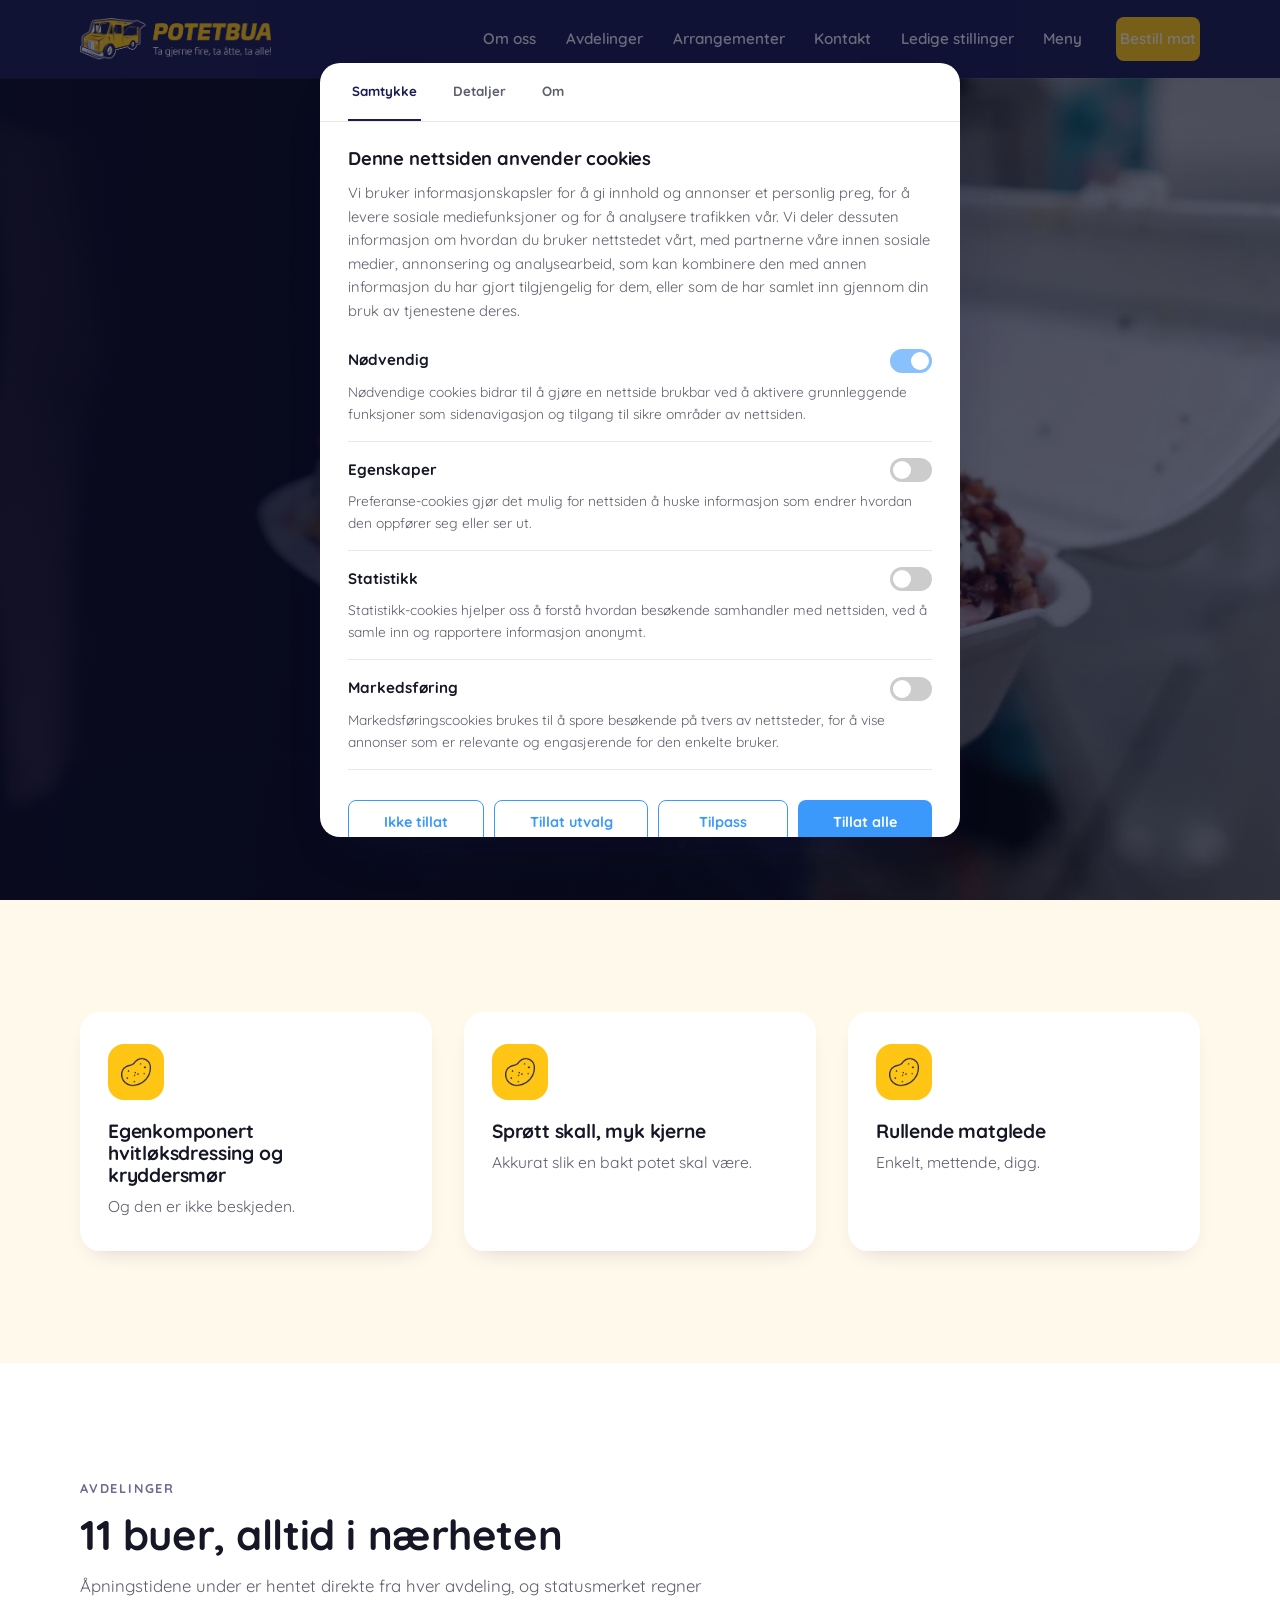
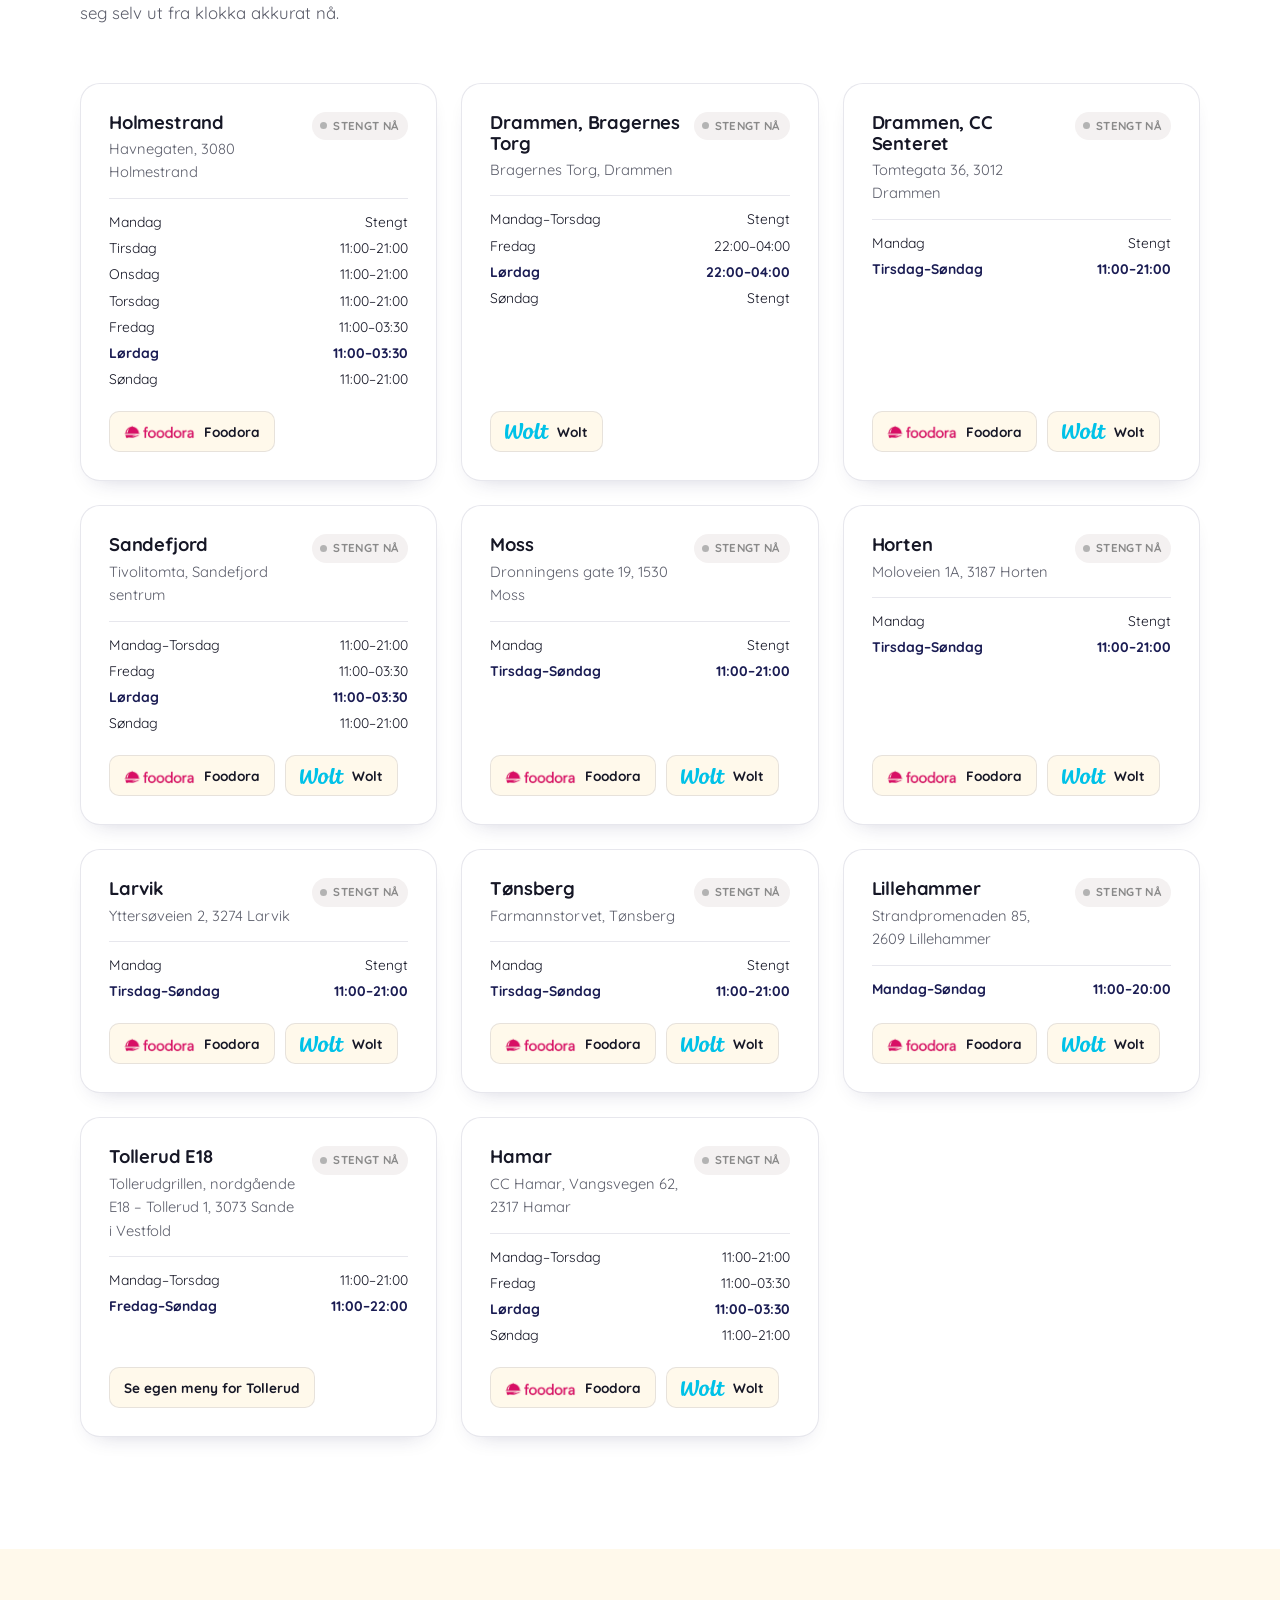
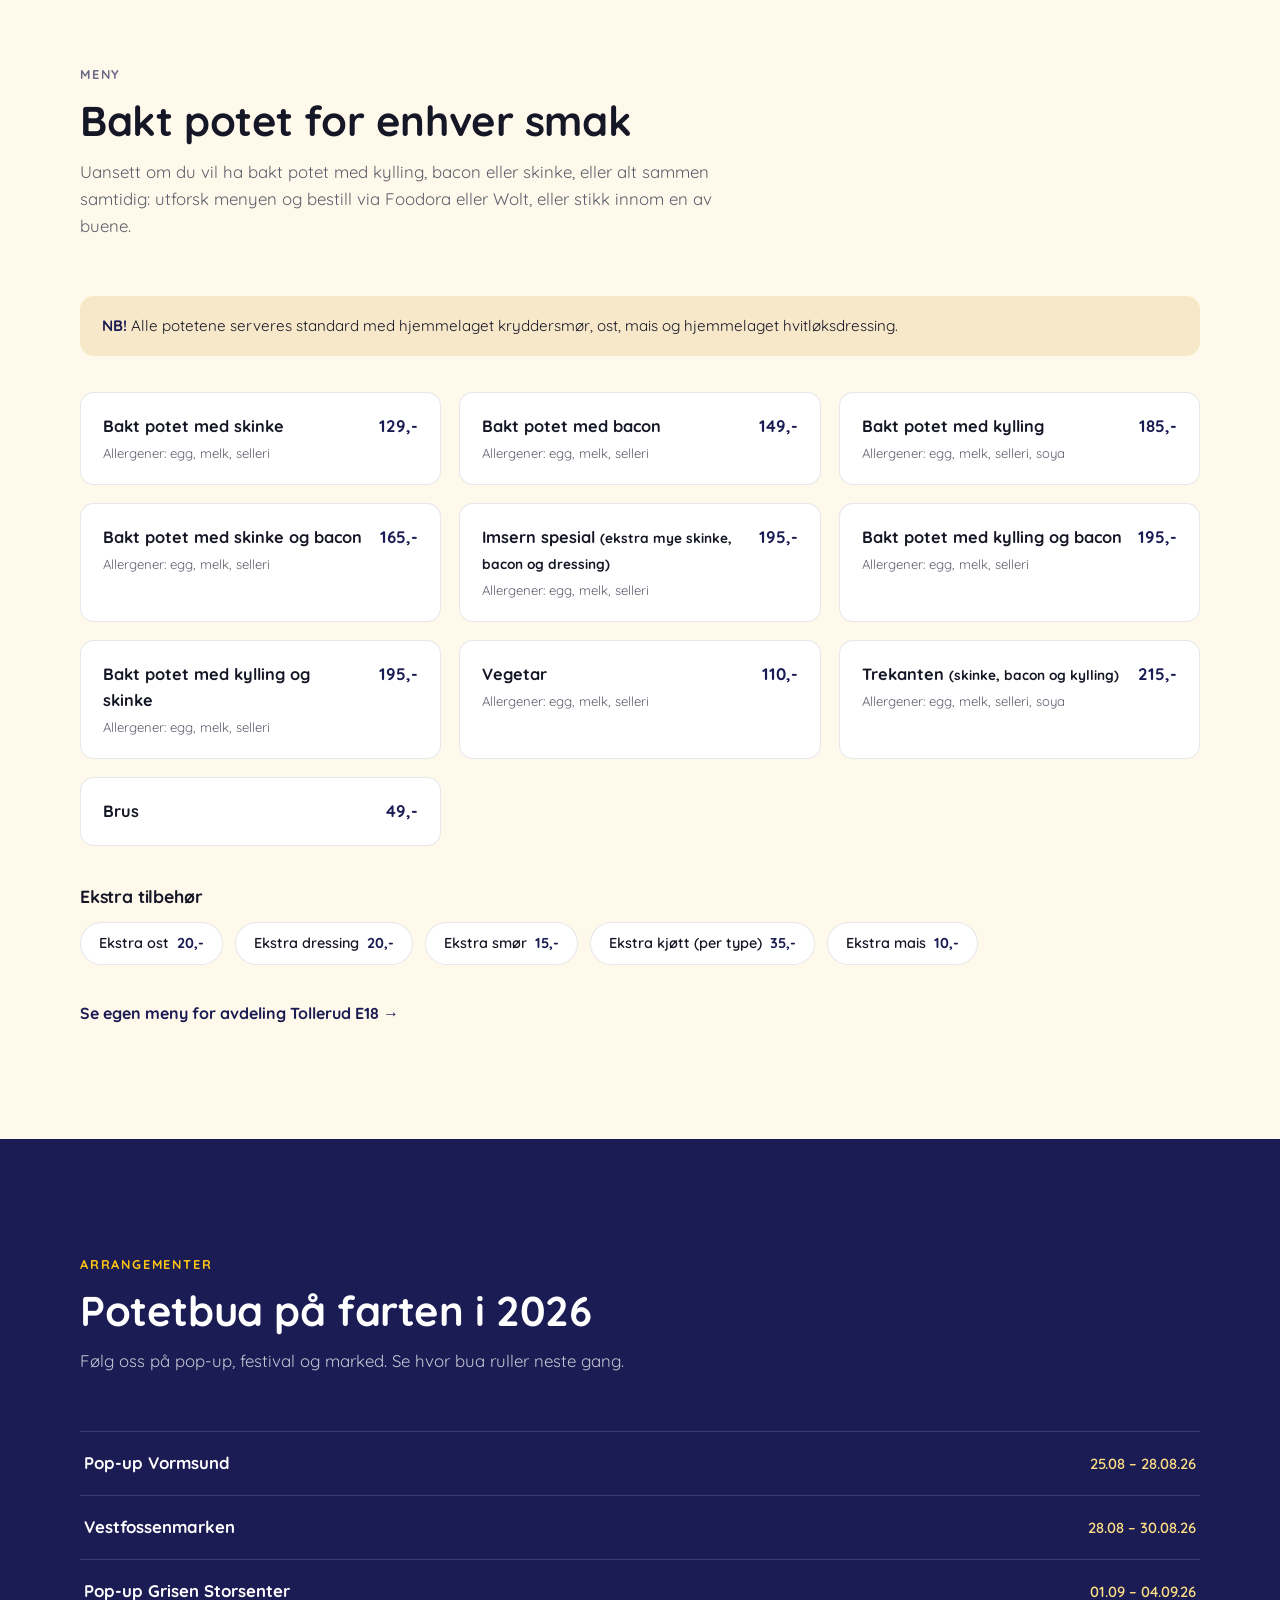
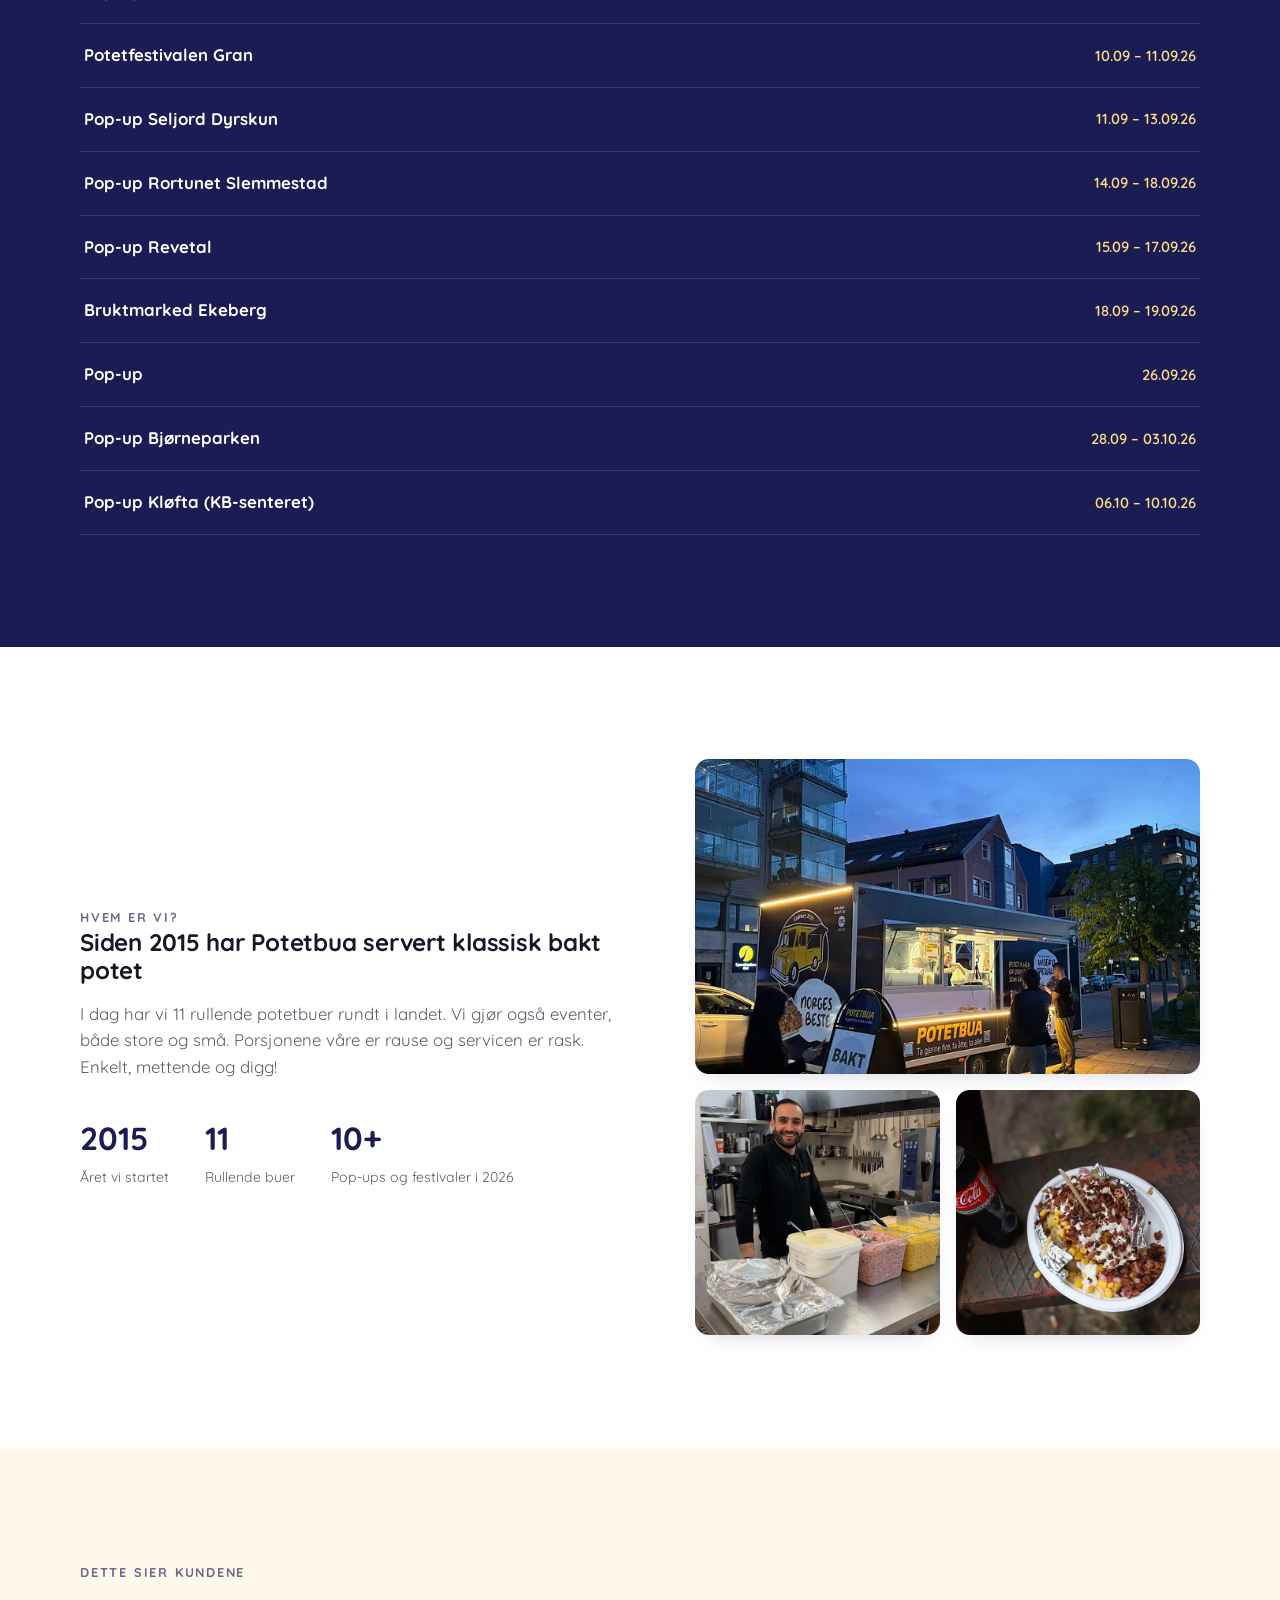
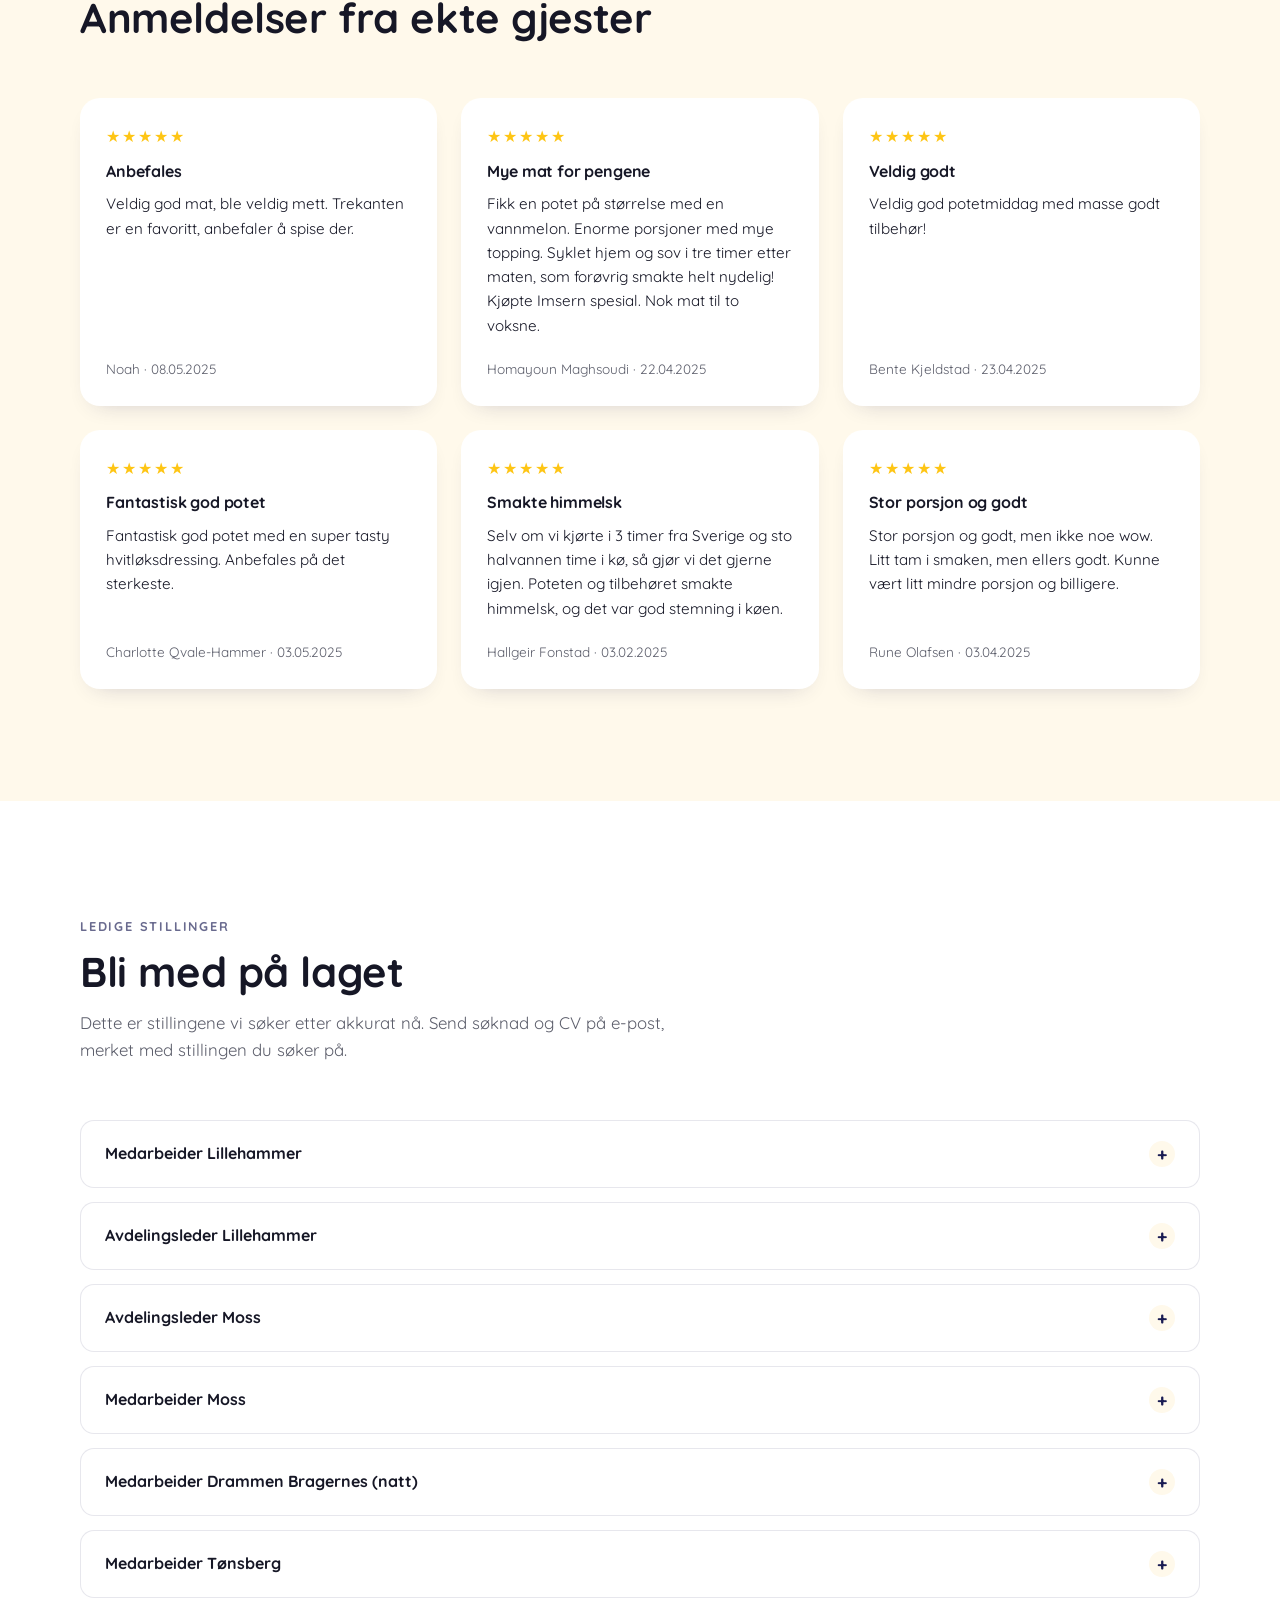
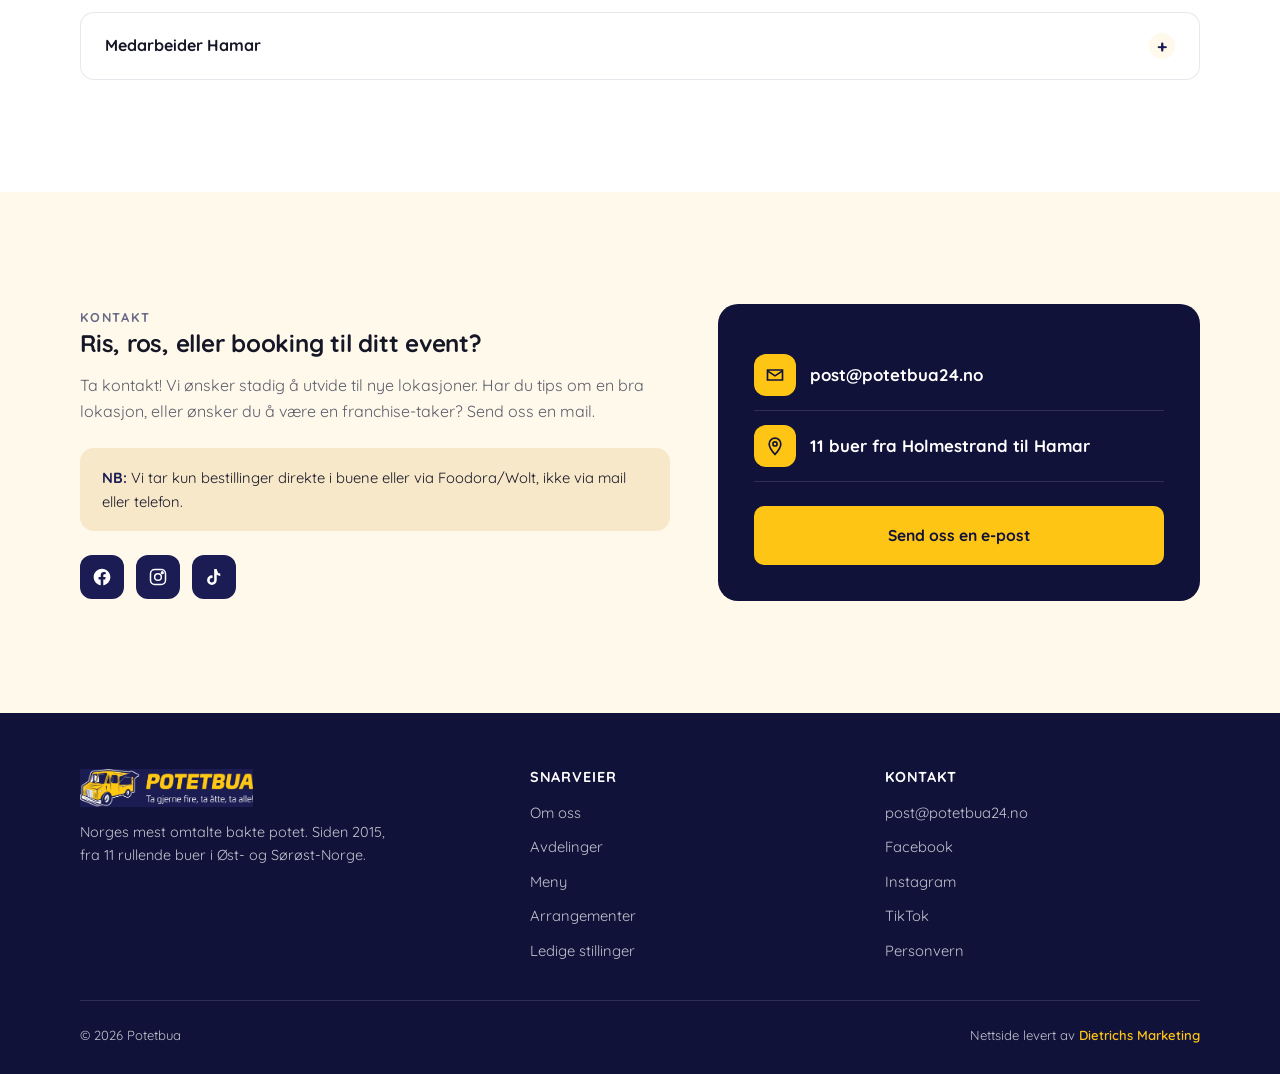
<file: index.html>
<!DOCTYPE html>
<html lang="no">
<head>
<meta charset="UTF-8">
<meta name="viewport" content="width=device-width, initial-scale=1">
<title>Potetbua – Norges mest omtalte bakte potet</title>
<meta name="description" content="Potetbua serverer bakt potet med hjemmelaget kryddersmør og hvitløksdressing fra 11 rullende buer i Holmestrand, Drammen, Sandefjord, Moss, Horten, Larvik, Tønsberg, Lillehammer, Tollerud og Hamar.">
<meta name="theme-color" content="#1a1c53">
<link rel="icon" href="assets/favicon.ico">
<link rel="preconnect" href="https://fonts.googleapis.com">
<link rel="preconnect" href="https://fonts.gstatic.com" crossorigin>
<link rel="stylesheet" href="style.css">
</head>
<body>

<header class="site-header">
  <div class="container header-inner">
    <a href="index.html" class="logo-link"><img src="assets/logo.webp" alt="Potetbua – Ta gjerne fire, ta åtte, ta alle!"></a>
    <div class="nav-scrim"></div>
    <nav class="main-nav" aria-label="Hovedmeny">
      <button class="menu-close" aria-label="Lukk meny">&times;</button>
      <a href="index.html" class="nav-mobile-only">Hjem</a>
      <a href="#om-oss">Om oss</a>
      <a href="#avdelinger">Avdelinger</a>
      <a href="#arrangementer">Arrangementer</a>
      <a href="#kontakt">Kontakt</a>
      <a href="#ledige-stillinger">Ledige stillinger</a>
      <div class="nav-has-children">
        <a href="#meny" class="naviLeft">Meny</a>
        <div class="nav-dropdown">
          <a href="meny/tollerud-e18.html">Tollerud E18</a>
        </div>
      </div>
      <a href="personvern.html" class="nav-mobile-only">Personvern</a>
      <a href="#kontakt" class="btn btn-gold btn-sm nav-cta">Bestill mat</a>
    </nav>
    <button class="hamburger" aria-label="Åpne meny" aria-expanded="false">
      <span></span><span></span><span></span>
    </button>
  </div>
</header>

<main>

  <section class="hero" id="hjem">
    <div class="container hero-content reveal">
      <span class="eyebrow" style="color:var(--gold)">Potetbua</span>
      <h1>Norges mest omtalte bakte potet</h1>
      <p>Glem kjedelig gatemat. Potetbua serverer skikkelig bakt potet med masse snadder. En potet holder lenge, men ta gjerne fire, ta åtte, ta alle!</p>
      <div class="hero-actions">
        <a href="#meny" class="btn btn-gold">Se meny</a>
        <a href="#avdelinger" class="btn btn-outline-gold" style="color:#fff;border-color:#fff;">Se åpningstider</a>
      </div>
    </div>
  </section>

  <section class="section section--cream">
    <div class="container features">
      <div class="feature-card reveal">
        <div class="feature-icon"><img src="assets/icon-potato.webp" alt=""></div>
        <h3>Egenkomponert hvitløksdressing og kryddersmør</h3>
        <p>Og den er ikke beskjeden.</p>
      </div>
      <div class="feature-card reveal">
        <div class="feature-icon"><img src="assets/icon-potato.webp" alt=""></div>
        <h3>Sprøtt skall, myk kjerne</h3>
        <p>Akkurat slik en bakt potet skal være.</p>
      </div>
      <div class="feature-card reveal">
        <div class="feature-icon"><img src="assets/icon-potato.webp" alt=""></div>
        <h3>Rullende matglede</h3>
        <p>Enkelt, mettende, digg.</p>
      </div>
    </div>
  </section>

  <section class="section section--white" id="avdelinger">
    <div class="container">
      <div class="section-head reveal">
        <span class="eyebrow">Avdelinger</span>
        <h2>11 buer, alltid i nærheten</h2>
        <p>Åpningstidene under er hentet direkte fra hver avdeling, og statusmerket regner seg selv ut fra klokka akkurat nå.</p>
      </div>

      <div class="dept-grid">

        <article class="dept-card reveal" id="holmestrand">
          <div class="dept-card-top">
            <div><h3>Holmestrand</h3><p class="dept-address">Havnegaten, 3080 Holmestrand</p></div>
            <span class="status-pill" data-dept="holmestrand">Laster …</span>
          </div>
          <div class="dept-hours">
            <div class="hour-row" data-day="1"><span>Mandag</span><span>Stengt</span></div>
            <div class="hour-row" data-day="2"><span>Tirsdag</span><span>11:00–21:00</span></div>
            <div class="hour-row" data-day="3"><span>Onsdag</span><span>11:00–21:00</span></div>
            <div class="hour-row" data-day="4"><span>Torsdag</span><span>11:00–21:00</span></div>
            <div class="hour-row" data-day="5"><span>Fredag</span><span>11:00–03:30</span></div>
            <div class="hour-row" data-day="6"><span>Lørdag</span><span>11:00–03:30</span></div>
            <div class="hour-row" data-day="7"><span>Søndag</span><span>11:00–21:00</span></div>
          </div>
          <div class="dept-order">
            <a class="order-btn" href="https://www.foodora.no/restaurant/phi4/potetbua-holmestrand" target="_blank" rel="noopener"><img src="assets/logo-foodora.webp" alt="">Foodora</a>
          </div>
        </article>

        <article class="dept-card reveal" id="drammen-bragernes">
          <div class="dept-card-top">
            <div><h3>Drammen, Bragernes Torg</h3><p class="dept-address">Bragernes Torg, Drammen</p></div>
            <span class="status-pill" data-dept="drammen-bragernes">Laster …</span>
          </div>
          <div class="dept-hours">
            <div class="hour-row" data-day="1,2,3,4"><span>Mandag–Torsdag</span><span>Stengt</span></div>
            <div class="hour-row" data-day="5"><span>Fredag</span><span>22:00–04:00</span></div>
            <div class="hour-row" data-day="6"><span>Lørdag</span><span>22:00–04:00</span></div>
            <div class="hour-row" data-day="7"><span>Søndag</span><span>Stengt</span></div>
          </div>
          <div class="dept-order">
            <a class="order-btn" href="https://wolt.com/nb/nor/drammen/brand/potetbua-as" target="_blank" rel="noopener"><img src="assets/logo-wolt.svg" alt="">Wolt</a>
          </div>
        </article>

        <article class="dept-card reveal" id="drammen-cc">
          <div class="dept-card-top">
            <div><h3>Drammen, CC Senteret</h3><p class="dept-address">Tomtegata 36, 3012 Drammen</p></div>
            <span class="status-pill" data-dept="drammen-cc">Laster …</span>
          </div>
          <div class="dept-hours">
            <div class="hour-row" data-day="1"><span>Mandag</span><span>Stengt</span></div>
            <div class="hour-row" data-day="2,3,4,5,6,7"><span>Tirsdag–Søndag</span><span>11:00–21:00</span></div>
          </div>
          <div class="dept-order">
            <a class="order-btn" href="https://www.foodora.no/restaurant/d8kd/potetbua-drammen" target="_blank" rel="noopener"><img src="assets/logo-foodora.webp" alt="">Foodora</a>
            <a class="order-btn" href="https://wolt.com/nb/nor/drammen/restaurant/potetbua-cc-drammen" target="_blank" rel="noopener"><img src="assets/logo-wolt.svg" alt="">Wolt</a>
          </div>
        </article>

        <article class="dept-card reveal" id="sandefjord">
          <div class="dept-card-top">
            <div><h3>Sandefjord</h3><p class="dept-address">Tivolitomta, Sandefjord sentrum</p></div>
            <span class="status-pill" data-dept="sandefjord">Laster …</span>
          </div>
          <div class="dept-hours">
            <div class="hour-row" data-day="1,2,3,4"><span>Mandag–Torsdag</span><span>11:00–21:00</span></div>
            <div class="hour-row" data-day="5"><span>Fredag</span><span>11:00–03:30</span></div>
            <div class="hour-row" data-day="6"><span>Lørdag</span><span>11:00–03:30</span></div>
            <div class="hour-row" data-day="7"><span>Søndag</span><span>11:00–21:00</span></div>
          </div>
          <div class="dept-order">
            <a class="order-btn" href="https://www.foodora.no/restaurant/pca7/potetbua-sandefjord" target="_blank" rel="noopener"><img src="assets/logo-foodora.webp" alt="">Foodora</a>
            <a class="order-btn" href="https://wolt.com/en/nor/sandefjord/restaurant/potetbua-sandefjord" target="_blank" rel="noopener"><img src="assets/logo-wolt.svg" alt="">Wolt</a>
          </div>
        </article>

        <article class="dept-card reveal" id="moss">
          <div class="dept-card-top">
            <div><h3>Moss</h3><p class="dept-address">Dronningens gate 19, 1530 Moss</p></div>
            <span class="status-pill" data-dept="moss">Laster …</span>
          </div>
          <div class="dept-hours">
            <div class="hour-row" data-day="1"><span>Mandag</span><span>Stengt</span></div>
            <div class="hour-row" data-day="2,3,4,5,6,7"><span>Tirsdag–Søndag</span><span>11:00–21:00</span></div>
          </div>
          <div class="dept-order">
            <a class="order-btn" href="https://www.foodora.no/restaurant/iwgl/potetbua-moss" target="_blank" rel="noopener"><img src="assets/logo-foodora.webp" alt="">Foodora</a>
            <a class="order-btn" href="https://wolt.com/nb/nor/moss/restaurant/potetbua-moss" target="_blank" rel="noopener"><img src="assets/logo-wolt.svg" alt="">Wolt</a>
          </div>
        </article>

        <article class="dept-card reveal" id="horten">
          <div class="dept-card-top">
            <div><h3>Horten</h3><p class="dept-address">Moloveien 1A, 3187 Horten</p></div>
            <span class="status-pill" data-dept="horten">Laster …</span>
          </div>
          <div class="dept-hours">
            <div class="hour-row" data-day="1"><span>Mandag</span><span>Stengt</span></div>
            <div class="hour-row" data-day="2,3,4,5,6,7"><span>Tirsdag–Søndag</span><span>11:00–21:00</span></div>
          </div>
          <div class="dept-order">
            <a class="order-btn" href="https://www.foodora.no/restaurant/rrfb/potetbua-horten" target="_blank" rel="noopener"><img src="assets/logo-foodora.webp" alt="">Foodora</a>
            <a class="order-btn" href="https://wolt.com/nb/nor/horten/restaurant/potetbua-horten" target="_blank" rel="noopener"><img src="assets/logo-wolt.svg" alt="">Wolt</a>
          </div>
        </article>

        <article class="dept-card reveal" id="larvik">
          <div class="dept-card-top">
            <div><h3>Larvik</h3><p class="dept-address">Yttersøveien 2, 3274 Larvik</p></div>
            <span class="status-pill" data-dept="larvik">Laster …</span>
          </div>
          <div class="dept-hours">
            <div class="hour-row" data-day="1"><span>Mandag</span><span>Stengt</span></div>
            <div class="hour-row" data-day="2,3,4,5,6,7"><span>Tirsdag–Søndag</span><span>11:00–21:00</span></div>
          </div>
          <div class="dept-order">
            <a class="order-btn" href="https://www.foodora.no/restaurant/jv0s/potetbua-larvik" target="_blank" rel="noopener"><img src="assets/logo-foodora.webp" alt="">Foodora</a>
            <a class="order-btn" href="https://wolt.com/nb/nor/larvik/restaurant/potetbua-larvik" target="_blank" rel="noopener"><img src="assets/logo-wolt.svg" alt="">Wolt</a>
          </div>
        </article>

        <article class="dept-card reveal" id="tonsberg">
          <div class="dept-card-top">
            <div><h3>Tønsberg</h3><p class="dept-address">Farmannstorvet, Tønsberg</p></div>
            <span class="status-pill" data-dept="tonsberg">Laster …</span>
          </div>
          <div class="dept-hours">
            <div class="hour-row" data-day="1"><span>Mandag</span><span>Stengt</span></div>
            <div class="hour-row" data-day="2,3,4,5,6,7"><span>Tirsdag–Søndag</span><span>11:00–21:00</span></div>
          </div>
          <div class="dept-order">
            <a class="order-btn" href="https://www.foodora.no/restaurant/a9x8/potetbua-tonsberg" target="_blank" rel="noopener"><img src="assets/logo-foodora.webp" alt="">Foodora</a>
            <a class="order-btn" href="https://wolt.com/en/nor/tonsberg/brand/potetbua-as" target="_blank" rel="noopener"><img src="assets/logo-wolt.svg" alt="">Wolt</a>
          </div>
        </article>

        <article class="dept-card reveal" id="lillehammer">
          <div class="dept-card-top">
            <div><h3>Lillehammer</h3><p class="dept-address">Strandpromenaden 85, 2609 Lillehammer</p></div>
            <span class="status-pill" data-dept="lillehammer">Laster …</span>
          </div>
          <div class="dept-hours">
            <div class="hour-row" data-day="1,2,3,4,5,6,7"><span>Mandag–Søndag</span><span>11:00–20:00</span></div>
          </div>
          <div class="dept-order">
            <a class="order-btn" href="https://www.foodora.no/restaurant/n74l/potetbua-lillehammer" target="_blank" rel="noopener"><img src="assets/logo-foodora.webp" alt="">Foodora</a>
            <a class="order-btn" href="https://wolt.com/nb/nor/lillehammer/restaurant/potetbua-lillehammer" target="_blank" rel="noopener"><img src="assets/logo-wolt.svg" alt="">Wolt</a>
          </div>
        </article>

        <article class="dept-card reveal" id="tollerud">
          <div class="dept-card-top">
            <div><h3>Tollerud E18</h3><p class="dept-address">Tollerudgrillen, nordgående E18 – Tollerud 1, 3073 Sande i Vestfold</p></div>
            <span class="status-pill" data-dept="tollerud">Laster …</span>
          </div>
          <div class="dept-hours">
            <div class="hour-row" data-day="1,2,3,4"><span>Mandag–Torsdag</span><span>11:00–21:00</span></div>
            <div class="hour-row" data-day="5,6,7"><span>Fredag–Søndag</span><span>11:00–22:00</span></div>
          </div>
          <div class="dept-order">
            <a class="order-btn" href="meny/tollerud-e18.html">Se egen meny for Tollerud</a>
          </div>
        </article>

        <article class="dept-card reveal" id="hamar">
          <div class="dept-card-top">
            <div><h3>Hamar</h3><p class="dept-address">CC Hamar, Vangsvegen 62, 2317 Hamar</p></div>
            <span class="status-pill" data-dept="hamar">Laster …</span>
          </div>
          <div class="dept-hours">
            <div class="hour-row" data-day="1,2,3,4"><span>Mandag–Torsdag</span><span>11:00–21:00</span></div>
            <div class="hour-row" data-day="5"><span>Fredag</span><span>11:00–03:30</span></div>
            <div class="hour-row" data-day="6"><span>Lørdag</span><span>11:00–03:30</span></div>
            <div class="hour-row" data-day="7"><span>Søndag</span><span>11:00–21:00</span></div>
          </div>
          <div class="dept-order">
            <a class="order-btn" href="https://www.foodora.no/restaurant/dkja/potetbua-hamar" target="_blank" rel="noopener"><img src="assets/logo-foodora.webp" alt="">Foodora</a>
            <a class="order-btn" href="https://wolt.com/en/nor/hamar/restaurant/potetbua-hamar" target="_blank" rel="noopener"><img src="assets/logo-wolt.svg" alt="">Wolt</a>
          </div>
        </article>

      </div>
    </div>
  </section>

  <section class="section section--cream" id="meny">
    <div class="container">
      <div class="section-head reveal">
        <span class="eyebrow">Meny</span>
        <h2>Bakt potet for enhver smak</h2>
        <p>Uansett om du vil ha bakt potet med kylling, bacon eller skinke, eller alt sammen samtidig: utforsk menyen og bestill via Foodora eller Wolt, eller stikk innom en av buene.</p>
      </div>

      <div class="menu-note reveal"><strong>NB!</strong> Alle potetene serveres standard med hjemmelaget kryddersmør, ost, mais og hjemmelaget hvitløksdressing.</div>

      <div class="menu-grid reveal">
        <div class="menu-item"><div><div class="menu-item-name">Bakt potet med skinke</div><div class="menu-item-allergens">Allergener: egg, melk, selleri</div></div><div class="menu-item-price">129,-</div></div>
        <div class="menu-item"><div><div class="menu-item-name">Bakt potet med bacon</div><div class="menu-item-allergens">Allergener: egg, melk, selleri</div></div><div class="menu-item-price">149,-</div></div>
        <div class="menu-item"><div><div class="menu-item-name">Bakt potet med kylling</div><div class="menu-item-allergens">Allergener: egg, melk, selleri, soya</div></div><div class="menu-item-price">185,-</div></div>
        <div class="menu-item"><div><div class="menu-item-name">Bakt potet med skinke og bacon</div><div class="menu-item-allergens">Allergener: egg, melk, selleri</div></div><div class="menu-item-price">165,-</div></div>
        <div class="menu-item"><div><div class="menu-item-name">Imsern spesial <small>(ekstra mye skinke, bacon og dressing)</small></div><div class="menu-item-allergens">Allergener: egg, melk, selleri</div></div><div class="menu-item-price">195,-</div></div>
        <div class="menu-item"><div><div class="menu-item-name">Bakt potet med kylling og bacon</div><div class="menu-item-allergens">Allergener: egg, melk, selleri</div></div><div class="menu-item-price">195,-</div></div>
        <div class="menu-item"><div><div class="menu-item-name">Bakt potet med kylling og skinke</div><div class="menu-item-allergens">Allergener: egg, melk, selleri</div></div><div class="menu-item-price">195,-</div></div>
        <div class="menu-item"><div><div class="menu-item-name">Vegetar</div><div class="menu-item-allergens">Allergener: egg, melk, selleri</div></div><div class="menu-item-price">110,-</div></div>
        <div class="menu-item"><div><div class="menu-item-name">Trekanten <small>(skinke, bacon og kylling)</small></div><div class="menu-item-allergens">Allergener: egg, melk, selleri, soya</div></div><div class="menu-item-price">215,-</div></div>
        <div class="menu-item"><div><div class="menu-item-name">Brus</div></div><div class="menu-item-price">49,-</div></div>
      </div>

      <div class="menu-extras reveal">
        <h3>Ekstra tilbehør</h3>
        <ul class="extras-list">
          <li>Ekstra ost <span>20,-</span></li>
          <li>Ekstra dressing <span>20,-</span></li>
          <li>Ekstra smør <span>15,-</span></li>
          <li>Ekstra kjøtt (per type) <span>35,-</span></li>
          <li>Ekstra mais <span>10,-</span></li>
        </ul>
      </div>

      <a class="menu-sub-link reveal" href="meny/tollerud-e18.html">Se egen meny for avdeling Tollerud E18 →</a>
    </div>
  </section>

  <section class="section section--navy" id="arrangementer">
    <div class="container">
      <div class="section-head reveal">
        <span class="eyebrow">Arrangementer</span>
        <h2>Potetbua på farten i 2026</h2>
        <p>Følg oss på pop-up, festival og marked. Se hvor bua ruller neste gang.</p>
      </div>
      <div class="events-list reveal">
        <div class="event-row"><span class="event-name">Pop-up Vormsund</span><span class="event-date">25.08 – 28.08.26</span></div>
        <div class="event-row"><span class="event-name">Vestfossenmarken</span><span class="event-date">28.08 – 30.08.26</span></div>
        <div class="event-row"><span class="event-name">Pop-up Grisen Storsenter</span><span class="event-date">01.09 – 04.09.26</span></div>
        <div class="event-row"><span class="event-name">Potetfestivalen Gran</span><span class="event-date">10.09 – 11.09.26</span></div>
        <div class="event-row"><span class="event-name">Pop-up Seljord Dyrskun</span><span class="event-date">11.09 – 13.09.26</span></div>
        <div class="event-row"><span class="event-name">Pop-up Rortunet Slemmestad</span><span class="event-date">14.09 – 18.09.26</span></div>
        <div class="event-row"><span class="event-name">Pop-up Revetal</span><span class="event-date">15.09 – 17.09.26</span></div>
        <div class="event-row"><span class="event-name">Bruktmarked Ekeberg</span><span class="event-date">18.09 – 19.09.26</span></div>
        <div class="event-row"><span class="event-name">Pop-up</span><span class="event-date">26.09.26</span></div>
        <div class="event-row"><span class="event-name">Pop-up Bjørneparken</span><span class="event-date">28.09 – 03.10.26</span></div>
        <div class="event-row"><span class="event-name">Pop-up Kløfta (KB-senteret)</span><span class="event-date">06.10 – 10.10.26</span></div>
      </div>
    </div>
  </section>

  <section class="section section--white" id="om-oss">
    <div class="container about-grid">
      <div class="about-text reveal">
        <span class="eyebrow">Hvem er vi?</span>
        <h2>Siden 2015 har Potetbua servert klassisk bakt potet</h2>
        <p>I dag har vi 11 rullende potetbuer rundt i landet. Vi gjør også eventer, både store og små. Porsjonene våre er rause og servicen er rask. Enkelt, mettende og digg!</p>
        <div class="about-stats">
          <div class="about-stat"><b>2015</b><span>Året vi startet</span></div>
          <div class="about-stat"><b>11</b><span>Rullende buer</span></div>
          <div class="about-stat"><b>10+</b><span>Pop-ups og festivaler i 2026</span></div>
        </div>
      </div>
      <div class="about-gallery reveal">
        <a href="https://www.instagram.com/potetbuaaholmestrand/" target="_blank" rel="noopener"><img src="assets/gallery-evening.webp" alt="Potetbua-bua opplyst på kveldstid med kunder i kø"></a>
        <a href="https://www.instagram.com/potetbuaaholmestrand/" target="_blank" rel="noopener"><img src="assets/gallery-team.webp" alt="Smilende medarbeider som klargjør topping på kjøkkenet"></a>
        <a href="https://www.instagram.com/potetbuaaholmestrand/" target="_blank" rel="noopener"><img src="assets/gallery-3.webp" alt="Bakt potet med masse topping"></a>
      </div>
    </div>
  </section>

  <section class="section section--cream" id="omtaler">
    <div class="container">
      <div class="section-head reveal">
        <span class="eyebrow">Dette sier kundene</span>
        <h2>Anmeldelser fra ekte gjester</h2>
      </div>
      <div class="testi-grid">
        <div class="testi-card reveal">
          <div class="stars">★★★★★</div>
          <h4>Anbefales</h4>
          <p>Veldig god mat, ble veldig mett. Trekanten er en favoritt, anbefaler å spise der.</p>
          <div class="testi-meta">Noah · 08.05.2025</div>
        </div>
        <div class="testi-card reveal">
          <div class="stars">★★★★★</div>
          <h4>Mye mat for pengene</h4>
          <p>Fikk en potet på størrelse med en vannmelon. Enorme porsjoner med mye topping. Syklet hjem og sov i tre timer etter maten, som forøvrig smakte helt nydelig! Kjøpte Imsern spesial. Nok mat til to voksne.</p>
          <div class="testi-meta">Homayoun Maghsoudi · 22.04.2025</div>
        </div>
        <div class="testi-card reveal">
          <div class="stars">★★★★★</div>
          <h4>Veldig godt</h4>
          <p>Veldig god potetmiddag med masse godt tilbehør!</p>
          <div class="testi-meta">Bente Kjeldstad · 23.04.2025</div>
        </div>
        <div class="testi-card reveal">
          <div class="stars">★★★★★</div>
          <h4>Fantastisk god potet</h4>
          <p>Fantastisk god potet med en super tasty hvitløksdressing. Anbefales på det sterkeste.</p>
          <div class="testi-meta">Charlotte Qvale-Hammer · 03.05.2025</div>
        </div>
        <div class="testi-card reveal">
          <div class="stars">★★★★★</div>
          <h4>Smakte himmelsk</h4>
          <p>Selv om vi kjørte i 3 timer fra Sverige og sto halvannen time i kø, så gjør vi det gjerne igjen. Poteten og tilbehøret smakte himmelsk, og det var god stemning i køen.</p>
          <div class="testi-meta">Hallgeir Fonstad · 03.02.2025</div>
        </div>
        <div class="testi-card reveal">
          <div class="stars">★★★★★</div>
          <h4>Stor porsjon og godt</h4>
          <p>Stor porsjon og godt, men ikke noe wow. Litt tam i smaken, men ellers godt. Kunne vært litt mindre porsjon og billigere.</p>
          <div class="testi-meta">Rune Olafsen · 03.04.2025</div>
        </div>
      </div>
    </div>
  </section>

  <section class="section section--white" id="ledige-stillinger">
    <div class="container">
      <div class="section-head reveal">
        <span class="eyebrow">Ledige stillinger</span>
        <h2>Bli med på laget</h2>
        <p>Dette er stillingene vi søker etter akkurat nå. Send søknad og CV på e-post, merket med stillingen du søker på.</p>
      </div>

      <div class="job-list reveal">

        <details class="job-item">
          <summary>Medarbeider Lillehammer <span class="plus">+</span></summary>
          <div class="job-body">Vi ser etter nye folk til å bli med på teamet vårt på vår splitter nye lokasjon i Lillehammer!

Liker du å lage mat, jobbe med kunder og trives i et gøyalt arbeidsmiljø med høyt tempo, da vil vi gjerne høre fra deg. Erfaring med mat er et pluss, men ikke et krav; vi gir full opplæring. Det viktigste er at du har en god innstilling.

Vi har både dag- og kveldsvakter tilgjengelig. Vi tilbyr konkurransedyktig timelønn og en morsom og spennende arbeidsplass.

Send CV og referanse til <a href="mailto:post@potetbua24.no?subject=Søknad: Medarbeider Lillehammer">post@potetbua24.no</a>, så tar vi kontakt.</div>
        </details>

        <details class="job-item">
          <summary>Avdelingsleder Lillehammer <span class="plus">+</span></summary>
          <div class="job-body">Vi ser etter en avdelingsleder til vår nyeste lokasjon i Lillehammer!

Har du erfaring fra fastfood, restaurant eller bar, og har lyst til å lede et lite team i et morsomt arbeidsmiljø med høyt tempo, da er det deg vi ser etter! Du vil ha ansvar for den daglige driften av avdelingen: at rutiner, både interne og eksterne, blir fulgt, og at lokalet til enhver tid er bemannet, godt utstyrt og klart for drift.

Den rette personen er en leder, ikke en sjef. Rolig når det er hektisk. Strukturert og organisert. Ryddig, ren og presentabel. Fleksibel og kan jobbe dag, kveld, helger og helligdager ved behov. God kjennskap til gode rutiner for mathygiene.

Kunnskap om enkel økonomi og KPI-er er en fordel, men ikke et krav; full opplæring vil bli gitt etter hvert som rollen utvikler seg. Vi tilbyr en konkurransedyktig startlønn per time, samt et månedlig bidrag til telefonregningen din.

Send CV og minst én nyere referanse til <a href="mailto:post@potetbua24.no?subject=Søknad: Avdelingsleder Lillehammer">post@potetbua24.no</a>, så tar vi kontakt.</div>
        </details>

        <details class="job-item">
          <summary>Avdelingsleder Moss <span class="plus">+</span></summary>
          <div class="job-body">Vi ser etter en avdelingsleder 80–100 % på vår avdeling i Moss!

Har du erfaring fra fastfood, restaurant eller bar, og har lyst til å lede et lite team i et morsomt arbeidsmiljø med høyt tempo, da er det deg vi ser etter! Du vil ha ansvar for den daglige driften av avdelingen: at rutiner, både interne og eksterne, blir fulgt, og at lokalet til enhver tid er bemannet, godt utstyrt og klart for drift.

Den rette personen er en leder, ikke en sjef. Rolig når det er hektisk. Strukturert og organisert. Ryddig, ren og presentabel. Fleksibel og kan jobbe dag, kveld, helger og helligdager ved behov. God kjennskap til gode rutiner for mathygiene.

Kunnskap om enkel økonomi og KPI-er er en fordel, men ikke et krav; full opplæring vil bli gitt etter hvert som rollen utvikler seg. Vi tilbyr en konkurransedyktig startlønn per time, samt et månedlig bidrag til telefonregningen din.

Send CV og minst én nyere referanse til <a href="mailto:post@potetbua24.no?subject=Søknad: Avdelingsleder Moss">post@potetbua24.no</a>, så tar vi kontakt.</div>
        </details>

        <details class="job-item">
          <summary>Medarbeider Moss <span class="plus">+</span></summary>
          <div class="job-body">Deltidsstilling: 50–80 %. Potetbua vokser, og vi trenger flere potethelter som kan ta i ett tak.

Hvor? Moss, Østfold. Du må være over 16 år. Ønskelig med erfaring fra fastfood-bransjen.
Når? Dagtid, kveld og helg, fleksibelt.

Hva gjør du? Serverer digg mat, gir topp kundeservice, holder orden og tempo oppe.
Hvem er du? Fleksibel og pålitelig, liker folk og fart, trives med varierte dager.
Hva får du? God lønn og gode betingelser, et skikkelig bra arbeidsmiljø.

Send CV og referanse til <a href="mailto:post@potetbua24.no?subject=Søknad: Medarbeider Moss">post@potetbua24.no</a>, så tar vi kontakt.</div>
        </details>

        <details class="job-item">
          <summary>Medarbeider Drammen Bragernes (natt) <span class="plus">+</span></summary>
          <div class="job-body">Potetbua Drammen Bragernes søker nattarbeidere! Vi ser etter 2 personer som vil jobbe natt hos oss på Potetbua i Drammen (Bragernes).

Stilling: nattarbeid, annenhver helg, oppstart på kort varsel.

Vi ser etter deg som er over 20 år, trives med høyt tempo, er pålitelig og ansvarsfull, og liker å jobbe selvstendig.

Vi tilbyr et sosialt og energisk arbeidsmiljø, konkurransedyktige betingelser og mulighet for mer jobb ved behov.

Send CV og referanse til <a href="mailto:post@potetbua24.no?subject=Søknad: Medarbeider Drammen Bragernes (natt)">post@potetbua24.no</a>, så tar vi kontakt.</div>
        </details>

        <details class="job-item">
          <summary>Medarbeider Tønsberg <span class="plus">+</span></summary>
          <div class="job-body">Vi søker etter 2 deltidsansatte. Deltidsstilling: 50–80 %. Potetbua vokser, og vi trenger flere potethelter som kan ta i ett tak!

Hvor? Tønsberg, Vestfold. Du må være over 16 år. Ønskelig med erfaring fra fastfood-bransjen.
Når? Kveld og helg, fleksibelt.

Hva gjør du? Serverer digg mat, gir topp kundeservice, holder orden og tempo oppe.
Hvem er du? Fleksibel og pålitelig, liker folk og fart, trives med varierte dager.
Hva får du? God lønn og gode betingelser, et skikkelig bra arbeidsmiljø.

Send CV og referanse til <a href="mailto:post@potetbua24.no?subject=Søknad: Medarbeider Tønsberg">post@potetbua24.no</a>, så tar vi kontakt.</div>
        </details>

        <details class="job-item">
          <summary>Medarbeider Hamar <span class="plus">+</span></summary>
          <div class="job-body">Mer informasjon kommer. Ønsker du å jobbe hos Potetbua Hamar, send gjerne en interessemelding til <a href="mailto:post@potetbua24.no?subject=Interessemelding: Medarbeider Hamar">post@potetbua24.no</a> i mellomtiden.</div>
        </details>

      </div>
    </div>
  </section>

  <section class="section section--cream" id="kontakt">
    <div class="container contact-grid">
      <div class="reveal">
        <span class="eyebrow">Kontakt</span>
        <h2>Ris, ros, eller booking til ditt event?</h2>
        <p style="color:var(--muted);margin-top:16px;">Ta kontakt! Vi ønsker stadig å utvide til nye lokasjoner. Har du tips om en bra lokasjon, eller ønsker du å være en franchise-taker? Send oss en mail.</p>

        <div class="contact-note" style="margin-top:24px;">
          <strong>NB:</strong> Vi tar kun bestillinger direkte i buene eller via Foodora/Wolt, ikke via mail eller telefon.
        </div>

        <div class="social-row">
          <a href="https://www.facebook.com/Potetbua" target="_blank" rel="noopener" aria-label="Facebook"><svg width="20" height="20" viewBox="0 0 24 24" fill="currentColor"><path d="M22 12.06C22 6.5 17.52 2 12 2S2 6.5 2 12.06c0 5 3.66 9.15 8.44 9.94v-7.03H7.9v-2.91h2.54V9.85c0-2.5 1.49-3.89 3.77-3.89 1.09 0 2.23.2 2.23.2v2.46h-1.26c-1.24 0-1.63.77-1.63 1.56v1.88h2.78l-.44 2.91h-2.34V22c4.78-.79 8.44-4.94 8.44-9.94Z"/></svg></a>
          <a href="https://www.instagram.com/potetbuaaholmestrand/" target="_blank" rel="noopener" aria-label="Instagram"><svg width="20" height="20" viewBox="0 0 24 24" fill="none" stroke="currentColor" stroke-width="1.8"><rect x="3" y="3" width="18" height="18" rx="5"/><circle cx="12" cy="12" r="4"/><circle cx="17.2" cy="6.8" r="1"/></svg></a>
          <a href="https://www.tiktok.com/@potetmannen98" target="_blank" rel="noopener" aria-label="TikTok"><svg width="20" height="20" viewBox="0 0 24 24" fill="currentColor"><path d="M16.6 5.82c-.86-.94-1.34-2.17-1.34-3.44h-3.06v13.44c0 1.5-1.22 2.72-2.72 2.72a2.72 2.72 0 0 1 0-5.44c.28 0 .55.04.8.12V10.1a5.78 5.78 0 0 0-.8-.06 5.78 5.78 0 1 0 5.78 5.78V9.4a7.15 7.15 0 0 0 4.24 1.37V7.7c-1.06 0-2.05-.32-2.9-.88Z"/></svg></a>
        </div>
      </div>

      <div class="contact-card reveal">
        <div class="contact-row">
          <span class="icon"><svg width="20" height="20" viewBox="0 0 24 24" fill="none" stroke="currentColor" stroke-width="2"><path d="M3 6h18v12H3z"/><path d="m3 7 9 6 9-6"/></svg></span>
          <a href="mailto:post@potetbua24.no">post@potetbua24.no</a>
        </div>
        <div class="contact-row">
          <span class="icon"><svg width="20" height="20" viewBox="0 0 24 24" fill="none" stroke="currentColor" stroke-width="2"><path d="M12 22s7-7.58 7-12.5A7 7 0 0 0 5 9.5C5 14.42 12 22 12 22Z"/><circle cx="12" cy="9.5" r="2.5"/></svg></span>
          <span style="color:#fff;">11 buer fra Holmestrand til Hamar</span>
        </div>
        <a href="mailto:post@potetbua24.no" class="btn btn-gold btn-block" style="margin-top:24px;">Send oss en e-post</a>
      </div>
    </div>
  </section>

</main>

<footer class="site-footer">
  <div class="container">
    <div class="footer-top">
      <div class="footer-logo">
        <img src="assets/logo.webp" alt="Potetbua">
        <p>Norges mest omtalte bakte potet. Siden 2015, fra 11 rullende buer i Øst- og Sørøst-Norge.</p>
      </div>
      <div class="footer-col">
        <h4>Snarveier</h4>
        <ul>
          <li><a href="#om-oss">Om oss</a></li>
          <li><a href="#avdelinger">Avdelinger</a></li>
          <li><a href="#meny">Meny</a></li>
          <li><a href="#arrangementer">Arrangementer</a></li>
          <li><a href="#ledige-stillinger">Ledige stillinger</a></li>
        </ul>
      </div>
      <div class="footer-col">
        <h4>Kontakt</h4>
        <ul>
          <li><a href="mailto:post@potetbua24.no">post@potetbua24.no</a></li>
          <li><a href="https://www.facebook.com/Potetbua" target="_blank" rel="noopener">Facebook</a></li>
          <li><a href="https://www.instagram.com/potetbuaaholmestrand/" target="_blank" rel="noopener">Instagram</a></li>
          <li><a href="https://www.tiktok.com/@potetmannen98" target="_blank" rel="noopener">TikTok</a></li>
          <li><a href="personvern.html">Personvern</a></li>
        </ul>
      </div>
    </div>
    <div class="footer-bottom">
      <span>© 2026 Potetbua</span>
      <span>Nettside levert av <a href="https://dmarketing.no" target="_blank" rel="noopener">Dietrichs Marketing</a></span>
    </div>
  </div>
</footer>

<button class="cookie-revisit" id="cookieRevisit" aria-label="Cookie-innstillinger">🍪</button>

<div class="cookie-overlay" id="cookieOverlay" role="dialog" aria-modal="true" aria-hidden="true">
  <div class="cookie-modal">
    <div class="cookie-tabs">
      <button class="cookie-tab active" data-panel="cookiePanelConsent">Samtykke</button>
      <button class="cookie-tab" data-panel="cookiePanelDetails">Detaljer</button>
      <button class="cookie-tab" data-panel="cookiePanelAbout">Om</button>
    </div>

    <div class="cookie-panel active" id="cookiePanelConsent">
      <h3>Denne nettsiden anvender cookies</h3>
      <p>Vi bruker informasjonskapsler for å gi innhold og annonser et personlig preg, for å levere sosiale mediefunksjoner og for å analysere trafikken vår. Vi deler dessuten informasjon om hvordan du bruker nettstedet vårt, med partnerne våre innen sosiale medier, annonsering og analysearbeid, som kan kombinere den med annen informasjon du har gjort tilgjengelig for dem, eller som de har samlet inn gjennom din bruk av tjenestene deres.</p>
      <div class="cookie-cat">
        <div class="cookie-cat-head"><b>Nødvendig</b>
          <label class="switch"><input type="checkbox" checked disabled><span class="switch-track"></span></label>
        </div>
        <p>Nødvendige cookies bidrar til å gjøre en nettside brukbar ved å aktivere grunnleggende funksjoner som sidenavigasjon og tilgang til sikre områder av nettsiden.</p>
      </div>
      <div class="cookie-cat">
        <div class="cookie-cat-head"><b>Egenskaper</b>
          <label class="switch"><input type="checkbox" id="consentPreferences"><span class="switch-track"></span></label>
        </div>
        <p>Preferanse-cookies gjør det mulig for nettsiden å huske informasjon som endrer hvordan den oppfører seg eller ser ut.</p>
      </div>
      <div class="cookie-cat">
        <div class="cookie-cat-head"><b>Statistikk</b>
          <label class="switch"><input type="checkbox" id="consentStatistics"><span class="switch-track"></span></label>
        </div>
        <p>Statistikk-cookies hjelper oss å forstå hvordan besøkende samhandler med nettsiden, ved å samle inn og rapportere informasjon anonymt.</p>
      </div>
      <div class="cookie-cat">
        <div class="cookie-cat-head"><b>Markedsføring</b>
          <label class="switch"><input type="checkbox" id="consentMarketing"><span class="switch-track"></span></label>
        </div>
        <p>Markedsføringscookies brukes til å spore besøkende på tvers av nettsteder, for å vise annonser som er relevante og engasjerende for den enkelte bruker.</p>
      </div>
    </div>

    <div class="cookie-panel" id="cookiePanelDetails">
      <h3>Detaljer</h3>
      <div class="cookie-cat">
        <div class="cookie-cat-head"><b>Nødvendig (4)</b></div>
        <p>Cookiebot (CookieConsent), api2.hcaptcha.com (__cflb), hcaptcha.com/site-assets.cdnmns.com (__cf_bm). Brukes til samtykkelagring og til å skille mennesker fra roboter i skjema.</p>
      </div>
      <div class="cookie-cat">
        <div class="cookie-cat-head"><b>Egenskaper (0)</b></div>
        <p>Vi bruker ikke denne typen cookies.</p>
      </div>
      <div class="cookie-cat">
        <div class="cookie-cat-head"><b>Statistikk (3)</b></div>
        <p>public.powrcdn.com (ahoy_unique, ahoy_visit, ahoy_visitor). Anonym intern trafikkstatistikk.</p>
      </div>
      <div class="cookie-cat">
        <div class="cookie-cat-head"><b>Markedsføring (7)</b></div>
        <p>Google (_ga, _ga_#) og YouTube (VISITOR_INFO1_LIVE, YSC med flere) ved innebygd video.</p>
      </div>
    </div>

    <div class="cookie-panel" id="cookiePanelAbout">
      <h3>Om cookies</h3>
      <p>Cookies er små tekstfiler som nettsteder kan bruke for å gjøre en brukers opplevelse mer effektiv. Loven sier at vi kan lagre cookies på din enhet hvis de er strengt nødvendige for at denne siden skal fungere. For alle andre typer cookies trenger vi ditt samtykke, som du kan endre når som helst via knappen nederst til venstre på siden.</p>
    </div>

    <div class="cookie-actions">
      <button class="btn-cookie ghost" id="cookieReject">Ikke tillat</button>
      <button class="btn-cookie ghost" id="cookieSelected">Tillat utvalg</button>
      <button class="btn-cookie ghost" id="cookieCustomize">Tilpass</button>
      <button class="btn-cookie" id="cookieAll">Tillat alle</button>
    </div>
  </div>
</div>

<script src="app.js"></script>
</body>
</html>
</file>
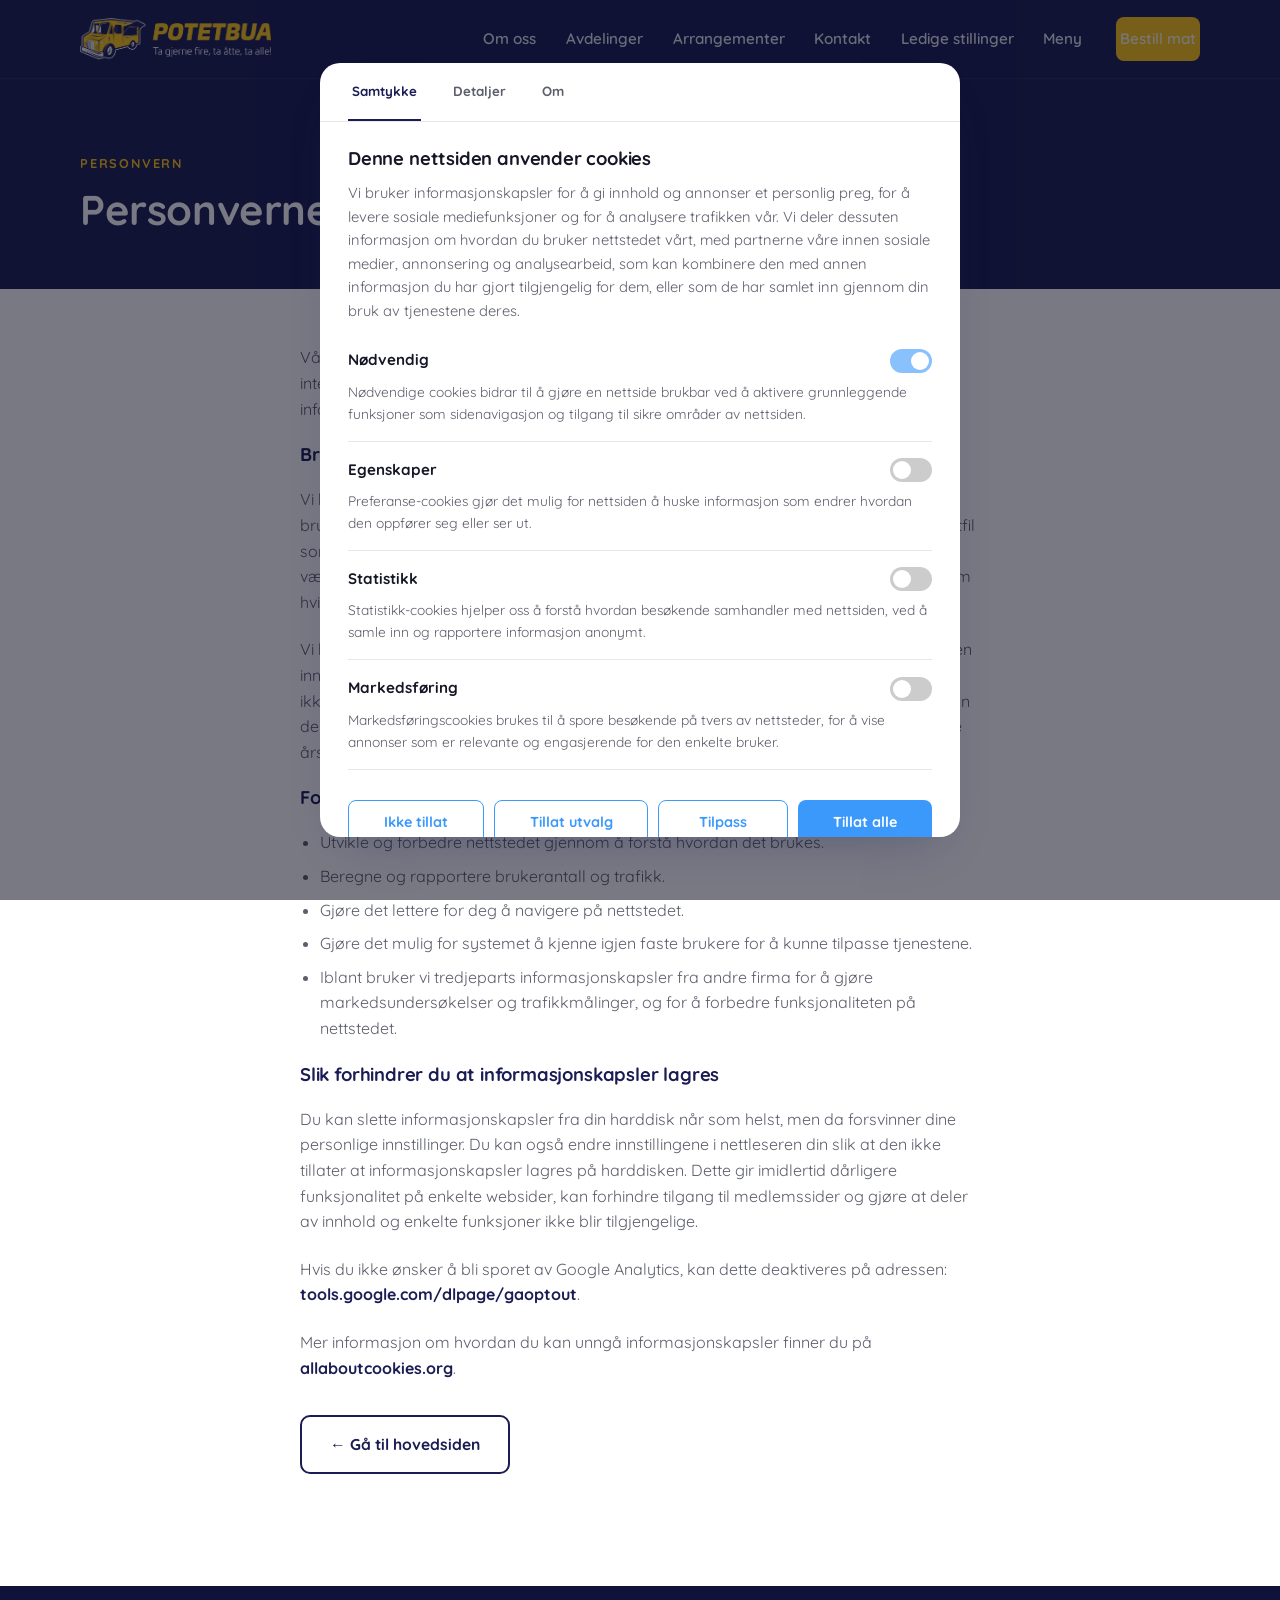
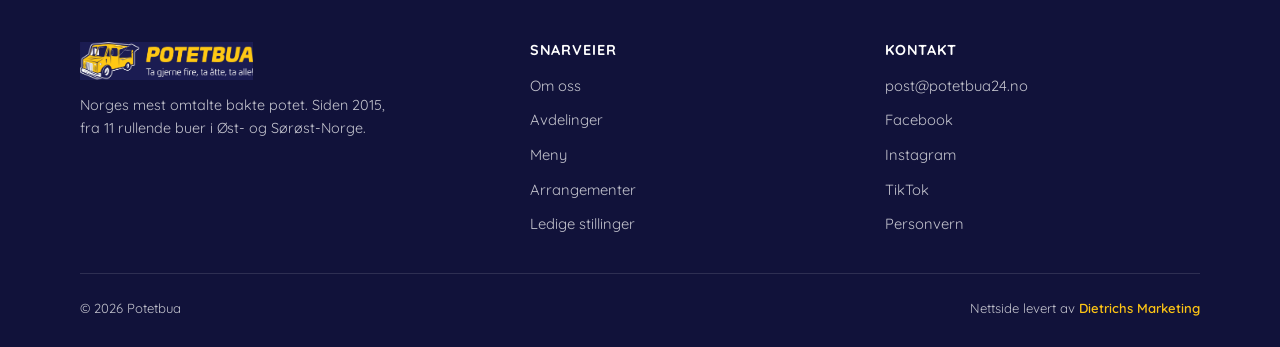
<file: personvern.html>
<!DOCTYPE html>
<html lang="no">
<head>
<meta charset="UTF-8">
<meta name="viewport" content="width=device-width, initial-scale=1">
<title>Personvern – Potetbua</title>
<meta name="description" content="Personvernerklæring for Potetbua: hvordan og hvorfor vi bruker informasjonskapsler (cookies).">
<meta name="theme-color" content="#1a1c53">
<link rel="icon" href="assets/favicon.ico">
<link rel="preconnect" href="https://fonts.googleapis.com">
<link rel="preconnect" href="https://fonts.gstatic.com" crossorigin>
<link rel="stylesheet" href="style.css">
</head>
<body>

<header class="site-header">
  <div class="container header-inner">
    <a href="index.html" class="logo-link"><img src="assets/logo.webp" alt="Potetbua – Ta gjerne fire, ta åtte, ta alle!"></a>
    <div class="nav-scrim"></div>
    <nav class="main-nav" aria-label="Hovedmeny">
      <button class="menu-close" aria-label="Lukk meny">&times;</button>
      <a href="index.html" class="nav-mobile-only">Hjem</a>
      <a href="index.html#om-oss">Om oss</a>
      <a href="index.html#avdelinger">Avdelinger</a>
      <a href="index.html#arrangementer">Arrangementer</a>
      <a href="index.html#kontakt">Kontakt</a>
      <a href="index.html#ledige-stillinger">Ledige stillinger</a>
      <div class="nav-has-children">
        <a href="index.html#meny" class="naviLeft">Meny</a>
        <div class="nav-dropdown">
          <a href="meny/tollerud-e18.html">Tollerud E18</a>
        </div>
      </div>
      <a href="personvern.html" class="nav-mobile-only">Personvern</a>
      <a href="index.html#kontakt" class="btn btn-gold btn-sm nav-cta">Bestill mat</a>
    </nav>
    <button class="hamburger" aria-label="Åpne meny" aria-expanded="false">
      <span></span><span></span><span></span>
    </button>
  </div>
</header>

<main>
  <section class="section section--navy" style="padding-top:150px;padding-bottom:56px;">
    <div class="container reveal">
      <span class="eyebrow">Personvern</span>
      <h2 style="font-size:clamp(1.9rem,3.6vw,2.6rem);margin-top:10px;">Personvernerklæring</h2>
    </div>
  </section>

  <section class="section section--white" style="padding-top:56px;">
    <div class="container" style="max-width:760px;">
      <div class="reveal" style="display:flex;flex-direction:column;gap:22px;color:var(--muted);font-size:1rem;">
        <p>Våre brukeres tillit er av største viktighet for oss, og derfor følger vi en streng integritetspolicy. Den forklarer hvordan og hvorfor vi samler inn og bruker informasjonskapsler (cookies), og hvordan vi beskytter brukernes integritet.</p>

        <h3 style="color:var(--navy);font-size:1.15rem;">Bruk av informasjonskapsler og andre måleverktøy</h3>
        <p>Vi bruker informasjonskapsler for å gjøre det lettere å bruke våre websider, og de kan brukes for å personalisere visse deler av innholdet. En informasjonskapsel er en liten tekstfil som sendes fra vår webserver og lagres av din nettleser. Informasjonen som lagres kan være opplysninger om hvordan våre brukere har surfet på og brukt nettsidene våre, og om hvilken nettleser de har brukt.</p>
        <p>Vi bruker statistikk om brukere og trafikk/trafikkleverandører i aggregert form. Statistikken inneholder aldri noen form for personlig informasjon, alt er anonymt. IP-adresser lagres ikke i databasen der vi lagrer atferd på nettstedet, og informasjon om deg som bruker kan derfor aldri kobles sammen med din identitet. Din IP-adresse lagres av sikkerhetsmessige årsaker bare i de tilfellene du selv aktivt registrerer deg på nettstedet.</p>

        <h3 style="color:var(--navy);font-size:1.15rem;">Formål</h3>
        <ul style="display:flex;flex-direction:column;gap:8px;padding-left:20px;list-style:disc;">
          <li>Utvikle og forbedre nettstedet gjennom å forstå hvordan det brukes.</li>
          <li>Beregne og rapportere brukerantall og trafikk.</li>
          <li>Gjøre det lettere for deg å navigere på nettstedet.</li>
          <li>Gjøre det mulig for systemet å kjenne igjen faste brukere for å kunne tilpasse tjenestene.</li>
          <li>Iblant bruker vi tredjeparts informasjonskapsler fra andre firma for å gjøre markedsundersøkelser og trafikkmålinger, og for å forbedre funksjonaliteten på nettstedet.</li>
        </ul>

        <h3 style="color:var(--navy);font-size:1.15rem;">Slik forhindrer du at informasjonskapsler lagres</h3>
        <p>Du kan slette informasjonskapsler fra din harddisk når som helst, men da forsvinner dine personlige innstillinger. Du kan også endre innstillingene i nettleseren din slik at den ikke tillater at informasjonskapsler lagres på harddisken. Dette gir imidlertid dårligere funksjonalitet på enkelte websider, kan forhindre tilgang til medlemssider og gjøre at deler av innhold og enkelte funksjoner ikke blir tilgjengelige.</p>
        <p>Hvis du ikke ønsker å bli sporet av Google Analytics, kan dette deaktiveres på adressen: <a href="https://tools.google.com/dlpage/gaoptout" target="_blank" rel="noopener" style="color:var(--navy);font-weight:700;">tools.google.com/dlpage/gaoptout</a>.</p>
        <p>Mer informasjon om hvordan du kan unngå informasjonskapsler finner du på <a href="https://www.allaboutcookies.org/" target="_blank" rel="noopener" style="color:var(--navy);font-weight:700;">allaboutcookies.org</a>.</p>

        <a href="index.html" class="btn btn-outline-navy" style="align-self:flex-start;margin-top:12px;">← Gå til hovedsiden</a>
      </div>
    </div>
  </section>
</main>

<footer class="site-footer">
  <div class="container">
    <div class="footer-top">
      <div class="footer-logo">
        <img src="assets/logo.webp" alt="Potetbua">
        <p>Norges mest omtalte bakte potet. Siden 2015, fra 11 rullende buer i Øst- og Sørøst-Norge.</p>
      </div>
      <div class="footer-col">
        <h4>Snarveier</h4>
        <ul>
          <li><a href="index.html#om-oss">Om oss</a></li>
          <li><a href="index.html#avdelinger">Avdelinger</a></li>
          <li><a href="index.html#meny">Meny</a></li>
          <li><a href="index.html#arrangementer">Arrangementer</a></li>
          <li><a href="index.html#ledige-stillinger">Ledige stillinger</a></li>
        </ul>
      </div>
      <div class="footer-col">
        <h4>Kontakt</h4>
        <ul>
          <li><a href="mailto:post@potetbua24.no">post@potetbua24.no</a></li>
          <li><a href="https://www.facebook.com/Potetbua" target="_blank" rel="noopener">Facebook</a></li>
          <li><a href="https://www.instagram.com/potetbuaaholmestrand/" target="_blank" rel="noopener">Instagram</a></li>
          <li><a href="https://www.tiktok.com/@potetmannen98" target="_blank" rel="noopener">TikTok</a></li>
          <li><a href="personvern.html">Personvern</a></li>
        </ul>
      </div>
    </div>
    <div class="footer-bottom">
      <span>© 2026 Potetbua</span>
      <span>Nettside levert av <a href="https://dmarketing.no" target="_blank" rel="noopener">Dietrichs Marketing</a></span>
    </div>
  </div>
</footer>

<button class="cookie-revisit" id="cookieRevisit" aria-label="Cookie-innstillinger">🍪</button>

<div class="cookie-overlay" id="cookieOverlay" role="dialog" aria-modal="true" aria-hidden="true">
  <div class="cookie-modal">
    <div class="cookie-tabs">
      <button class="cookie-tab active" data-panel="cookiePanelConsent">Samtykke</button>
      <button class="cookie-tab" data-panel="cookiePanelDetails">Detaljer</button>
      <button class="cookie-tab" data-panel="cookiePanelAbout">Om</button>
    </div>

    <div class="cookie-panel active" id="cookiePanelConsent">
      <h3>Denne nettsiden anvender cookies</h3>
      <p>Vi bruker informasjonskapsler for å gi innhold og annonser et personlig preg, for å levere sosiale mediefunksjoner og for å analysere trafikken vår. Vi deler dessuten informasjon om hvordan du bruker nettstedet vårt, med partnerne våre innen sosiale medier, annonsering og analysearbeid, som kan kombinere den med annen informasjon du har gjort tilgjengelig for dem, eller som de har samlet inn gjennom din bruk av tjenestene deres.</p>
      <div class="cookie-cat">
        <div class="cookie-cat-head"><b>Nødvendig</b>
          <label class="switch"><input type="checkbox" checked disabled><span class="switch-track"></span></label>
        </div>
        <p>Nødvendige cookies bidrar til å gjøre en nettside brukbar ved å aktivere grunnleggende funksjoner som sidenavigasjon og tilgang til sikre områder av nettsiden.</p>
      </div>
      <div class="cookie-cat">
        <div class="cookie-cat-head"><b>Egenskaper</b>
          <label class="switch"><input type="checkbox" id="consentPreferences"><span class="switch-track"></span></label>
        </div>
        <p>Preferanse-cookies gjør det mulig for nettsiden å huske informasjon som endrer hvordan den oppfører seg eller ser ut.</p>
      </div>
      <div class="cookie-cat">
        <div class="cookie-cat-head"><b>Statistikk</b>
          <label class="switch"><input type="checkbox" id="consentStatistics"><span class="switch-track"></span></label>
        </div>
        <p>Statistikk-cookies hjelper oss å forstå hvordan besøkende samhandler med nettsiden, ved å samle inn og rapportere informasjon anonymt.</p>
      </div>
      <div class="cookie-cat">
        <div class="cookie-cat-head"><b>Markedsføring</b>
          <label class="switch"><input type="checkbox" id="consentMarketing"><span class="switch-track"></span></label>
        </div>
        <p>Markedsføringscookies brukes til å spore besøkende på tvers av nettsteder, for å vise annonser som er relevante og engasjerende for den enkelte bruker.</p>
      </div>
    </div>

    <div class="cookie-panel" id="cookiePanelDetails">
      <h3>Detaljer</h3>
      <div class="cookie-cat">
        <div class="cookie-cat-head"><b>Nødvendig (4)</b></div>
        <p>Cookiebot (CookieConsent), api2.hcaptcha.com (__cflb), hcaptcha.com/site-assets.cdnmns.com (__cf_bm). Brukes til samtykkelagring og til å skille mennesker fra roboter i skjema.</p>
      </div>
      <div class="cookie-cat">
        <div class="cookie-cat-head"><b>Egenskaper (0)</b></div>
        <p>Vi bruker ikke denne typen cookies.</p>
      </div>
      <div class="cookie-cat">
        <div class="cookie-cat-head"><b>Statistikk (3)</b></div>
        <p>public.powrcdn.com (ahoy_unique, ahoy_visit, ahoy_visitor). Anonym intern trafikkstatistikk.</p>
      </div>
      <div class="cookie-cat">
        <div class="cookie-cat-head"><b>Markedsføring (7)</b></div>
        <p>Google (_ga, _ga_#) og YouTube (VISITOR_INFO1_LIVE, YSC med flere) ved innebygd video.</p>
      </div>
    </div>

    <div class="cookie-panel" id="cookiePanelAbout">
      <h3>Om cookies</h3>
      <p>Cookies er små tekstfiler som nettsteder kan bruke for å gjøre en brukers opplevelse mer effektiv. Loven sier at vi kan lagre cookies på din enhet hvis de er strengt nødvendige for at denne siden skal fungere. For alle andre typer cookies trenger vi ditt samtykke, som du kan endre når som helst via knappen nederst til venstre på siden.</p>
    </div>

    <div class="cookie-actions">
      <button class="btn-cookie ghost" id="cookieReject">Ikke tillat</button>
      <button class="btn-cookie ghost" id="cookieSelected">Tillat utvalg</button>
      <button class="btn-cookie ghost" id="cookieCustomize">Tilpass</button>
      <button class="btn-cookie" id="cookieAll">Tillat alle</button>
    </div>
  </div>
</div>

<script src="app.js"></script>
</body>
</html>
</file>
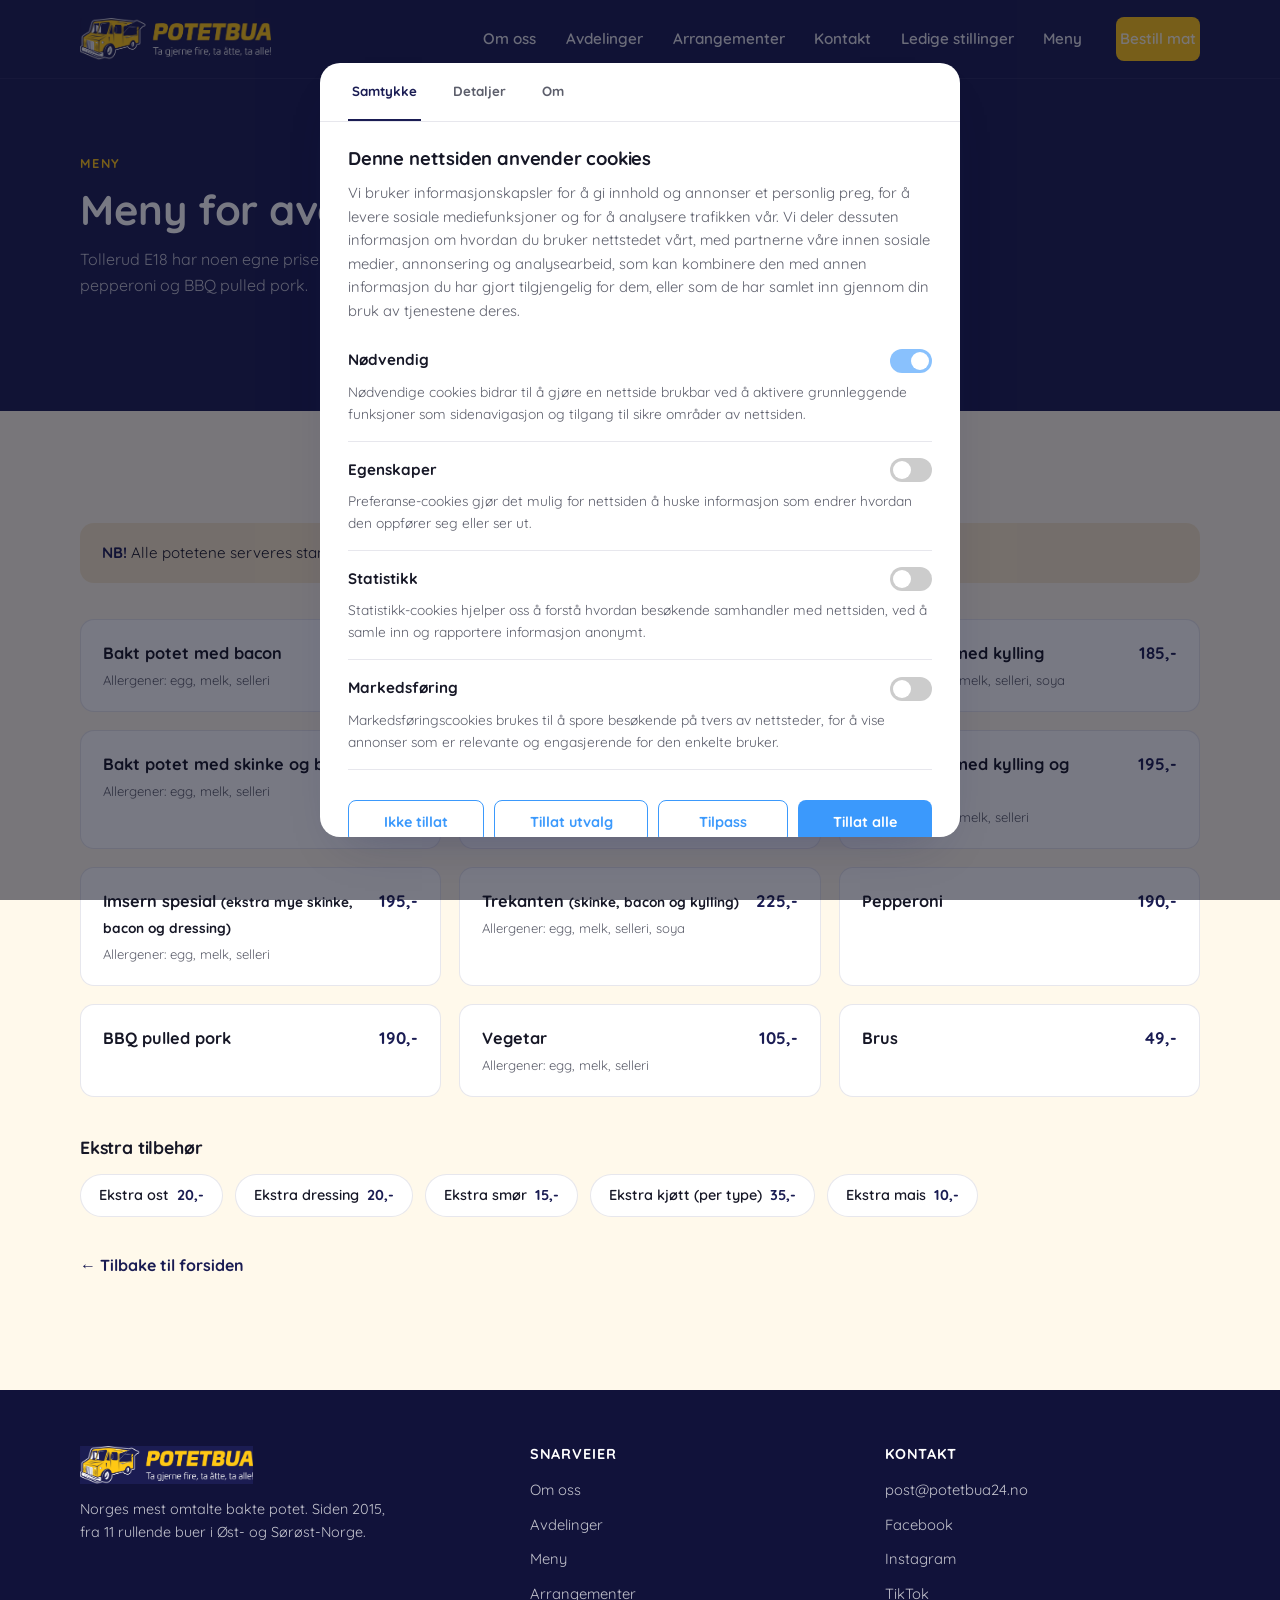
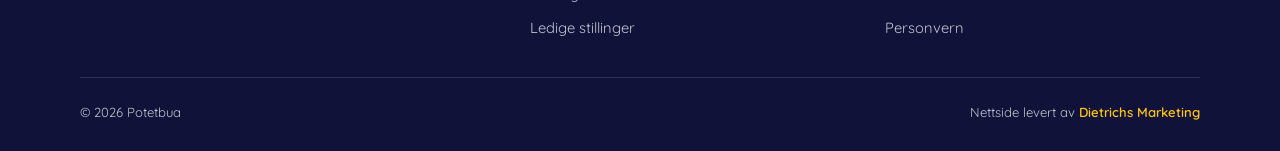
<file: meny/tollerud-e18.html>
<!DOCTYPE html>
<html lang="no">
<head>
<meta charset="UTF-8">
<meta name="viewport" content="width=device-width, initial-scale=1">
<title>Meny for Tollerud E18 – Potetbua</title>
<meta name="description" content="Meny for Potetbua Tollerud E18: bakt potet med skinke, bacon, kylling, pepperoni og BBQ pulled pork.">
<meta name="theme-color" content="#1a1c53">
<link rel="icon" href="../assets/favicon.ico">
<link rel="preconnect" href="https://fonts.googleapis.com">
<link rel="preconnect" href="https://fonts.gstatic.com" crossorigin>
<link rel="stylesheet" href="../style.css">
</head>
<body>

<header class="site-header">
  <div class="container header-inner">
    <a href="../index.html" class="logo-link"><img src="../assets/logo.webp" alt="Potetbua – Ta gjerne fire, ta åtte, ta alle!"></a>
    <div class="nav-scrim"></div>
    <nav class="main-nav" aria-label="Hovedmeny">
      <button class="menu-close" aria-label="Lukk meny">&times;</button>
      <a href="../index.html" class="nav-mobile-only">Hjem</a>
      <a href="../index.html#om-oss">Om oss</a>
      <a href="../index.html#avdelinger">Avdelinger</a>
      <a href="../index.html#arrangementer">Arrangementer</a>
      <a href="../index.html#kontakt">Kontakt</a>
      <a href="../index.html#ledige-stillinger">Ledige stillinger</a>
      <div class="nav-has-children">
        <a href="../index.html#meny" class="naviLeft">Meny</a>
        <div class="nav-dropdown">
          <a href="tollerud-e18.html">Tollerud E18</a>
        </div>
      </div>
      <a href="../personvern.html" class="nav-mobile-only">Personvern</a>
      <a href="../index.html#kontakt" class="btn btn-gold btn-sm nav-cta">Bestill mat</a>
    </nav>
    <button class="hamburger" aria-label="Åpne meny" aria-expanded="false">
      <span></span><span></span><span></span>
    </button>
  </div>
</header>

<main>
  <section class="section section--navy" style="padding-top:150px;">
    <div class="container reveal">
      <span class="eyebrow">Meny</span>
      <h2 style="font-size:clamp(1.9rem,3.6vw,2.6rem);margin-top:10px;">Meny for avdeling Tollerud E18</h2>
      <p style="margin-top:14px;color:rgba(255,255,255,0.75);max-width:60ch;">Tollerud E18 har noen egne priser og to retter du ikke finner andre steder: pepperoni og BBQ pulled pork.</p>
    </div>
  </section>

  <section class="section section--cream">
    <div class="container">
      <div class="menu-note reveal"><strong>NB!</strong> Alle potetene serveres standard med hjemmelaget kryddersmør, ost, mais og hjemmelaget hvitløksdressing.</div>

      <div class="menu-grid reveal">
        <div class="menu-item"><div><div class="menu-item-name">Bakt potet med bacon</div><div class="menu-item-allergens">Allergener: egg, melk, selleri</div></div><div class="menu-item-price">149,-</div></div>
        <div class="menu-item"><div><div class="menu-item-name">Bakt potet med skinke</div><div class="menu-item-allergens">Allergener: egg, melk, selleri</div></div><div class="menu-item-price">129,-</div></div>
        <div class="menu-item"><div><div class="menu-item-name">Bakt potet med kylling</div><div class="menu-item-allergens">Allergener: egg, melk, selleri, soya</div></div><div class="menu-item-price">185,-</div></div>
        <div class="menu-item"><div><div class="menu-item-name">Bakt potet med skinke og bacon</div><div class="menu-item-allergens">Allergener: egg, melk, selleri</div></div><div class="menu-item-price">165,-</div></div>
        <div class="menu-item"><div><div class="menu-item-name">Bakt potet med kylling og bacon</div><div class="menu-item-allergens">Allergener: egg, melk, selleri</div></div><div class="menu-item-price">195,-</div></div>
        <div class="menu-item"><div><div class="menu-item-name">Bakt potet med kylling og skinke</div><div class="menu-item-allergens">Allergener: egg, melk, selleri</div></div><div class="menu-item-price">195,-</div></div>
        <div class="menu-item"><div><div class="menu-item-name">Imsern spesial <small>(ekstra mye skinke, bacon og dressing)</small></div><div class="menu-item-allergens">Allergener: egg, melk, selleri</div></div><div class="menu-item-price">195,-</div></div>
        <div class="menu-item"><div><div class="menu-item-name">Trekanten <small>(skinke, bacon og kylling)</small></div><div class="menu-item-allergens">Allergener: egg, melk, selleri, soya</div></div><div class="menu-item-price">225,-</div></div>
        <div class="menu-item"><div><div class="menu-item-name">Pepperoni</div></div><div class="menu-item-price">190,-</div></div>
        <div class="menu-item"><div><div class="menu-item-name">BBQ pulled pork</div></div><div class="menu-item-price">190,-</div></div>
        <div class="menu-item"><div><div class="menu-item-name">Vegetar</div><div class="menu-item-allergens">Allergener: egg, melk, selleri</div></div><div class="menu-item-price">105,-</div></div>
        <div class="menu-item"><div><div class="menu-item-name">Brus</div></div><div class="menu-item-price">49,-</div></div>
      </div>

      <div class="menu-extras reveal">
        <h3>Ekstra tilbehør</h3>
        <ul class="extras-list">
          <li>Ekstra ost <span>20,-</span></li>
          <li>Ekstra dressing <span>20,-</span></li>
          <li>Ekstra smør <span>15,-</span></li>
          <li>Ekstra kjøtt (per type) <span>35,-</span></li>
          <li>Ekstra mais <span>10,-</span></li>
        </ul>
      </div>

      <a class="menu-sub-link reveal" href="../index.html">← Tilbake til forsiden</a>
    </div>
  </section>
</main>

<footer class="site-footer">
  <div class="container">
    <div class="footer-top">
      <div class="footer-logo">
        <img src="../assets/logo.webp" alt="Potetbua">
        <p>Norges mest omtalte bakte potet. Siden 2015, fra 11 rullende buer i Øst- og Sørøst-Norge.</p>
      </div>
      <div class="footer-col">
        <h4>Snarveier</h4>
        <ul>
          <li><a href="../index.html#om-oss">Om oss</a></li>
          <li><a href="../index.html#avdelinger">Avdelinger</a></li>
          <li><a href="../index.html#meny">Meny</a></li>
          <li><a href="../index.html#arrangementer">Arrangementer</a></li>
          <li><a href="../index.html#ledige-stillinger">Ledige stillinger</a></li>
        </ul>
      </div>
      <div class="footer-col">
        <h4>Kontakt</h4>
        <ul>
          <li><a href="mailto:post@potetbua24.no">post@potetbua24.no</a></li>
          <li><a href="https://www.facebook.com/Potetbua" target="_blank" rel="noopener">Facebook</a></li>
          <li><a href="https://www.instagram.com/potetbuaaholmestrand/" target="_blank" rel="noopener">Instagram</a></li>
          <li><a href="https://www.tiktok.com/@potetmannen98" target="_blank" rel="noopener">TikTok</a></li>
          <li><a href="../personvern.html">Personvern</a></li>
        </ul>
      </div>
    </div>
    <div class="footer-bottom">
      <span>© 2026 Potetbua</span>
      <span>Nettside levert av <a href="https://dmarketing.no" target="_blank" rel="noopener">Dietrichs Marketing</a></span>
    </div>
  </div>
</footer>

<button class="cookie-revisit" id="cookieRevisit" aria-label="Cookie-innstillinger">🍪</button>

<div class="cookie-overlay" id="cookieOverlay" role="dialog" aria-modal="true" aria-hidden="true">
  <div class="cookie-modal">
    <div class="cookie-tabs">
      <button class="cookie-tab active" data-panel="cookiePanelConsent">Samtykke</button>
      <button class="cookie-tab" data-panel="cookiePanelDetails">Detaljer</button>
      <button class="cookie-tab" data-panel="cookiePanelAbout">Om</button>
    </div>

    <div class="cookie-panel active" id="cookiePanelConsent">
      <h3>Denne nettsiden anvender cookies</h3>
      <p>Vi bruker informasjonskapsler for å gi innhold og annonser et personlig preg, for å levere sosiale mediefunksjoner og for å analysere trafikken vår. Vi deler dessuten informasjon om hvordan du bruker nettstedet vårt, med partnerne våre innen sosiale medier, annonsering og analysearbeid, som kan kombinere den med annen informasjon du har gjort tilgjengelig for dem, eller som de har samlet inn gjennom din bruk av tjenestene deres.</p>
      <div class="cookie-cat">
        <div class="cookie-cat-head"><b>Nødvendig</b>
          <label class="switch"><input type="checkbox" checked disabled><span class="switch-track"></span></label>
        </div>
        <p>Nødvendige cookies bidrar til å gjøre en nettside brukbar ved å aktivere grunnleggende funksjoner som sidenavigasjon og tilgang til sikre områder av nettsiden.</p>
      </div>
      <div class="cookie-cat">
        <div class="cookie-cat-head"><b>Egenskaper</b>
          <label class="switch"><input type="checkbox" id="consentPreferences"><span class="switch-track"></span></label>
        </div>
        <p>Preferanse-cookies gjør det mulig for nettsiden å huske informasjon som endrer hvordan den oppfører seg eller ser ut.</p>
      </div>
      <div class="cookie-cat">
        <div class="cookie-cat-head"><b>Statistikk</b>
          <label class="switch"><input type="checkbox" id="consentStatistics"><span class="switch-track"></span></label>
        </div>
        <p>Statistikk-cookies hjelper oss å forstå hvordan besøkende samhandler med nettsiden, ved å samle inn og rapportere informasjon anonymt.</p>
      </div>
      <div class="cookie-cat">
        <div class="cookie-cat-head"><b>Markedsføring</b>
          <label class="switch"><input type="checkbox" id="consentMarketing"><span class="switch-track"></span></label>
        </div>
        <p>Markedsføringscookies brukes til å spore besøkende på tvers av nettsteder, for å vise annonser som er relevante og engasjerende for den enkelte bruker.</p>
      </div>
    </div>

    <div class="cookie-panel" id="cookiePanelDetails">
      <h3>Detaljer</h3>
      <div class="cookie-cat">
        <div class="cookie-cat-head"><b>Nødvendig (4)</b></div>
        <p>Cookiebot (CookieConsent), api2.hcaptcha.com (__cflb), hcaptcha.com/site-assets.cdnmns.com (__cf_bm). Brukes til samtykkelagring og til å skille mennesker fra roboter i skjema.</p>
      </div>
      <div class="cookie-cat">
        <div class="cookie-cat-head"><b>Egenskaper (0)</b></div>
        <p>Vi bruker ikke denne typen cookies.</p>
      </div>
      <div class="cookie-cat">
        <div class="cookie-cat-head"><b>Statistikk (3)</b></div>
        <p>public.powrcdn.com (ahoy_unique, ahoy_visit, ahoy_visitor). Anonym intern trafikkstatistikk.</p>
      </div>
      <div class="cookie-cat">
        <div class="cookie-cat-head"><b>Markedsføring (7)</b></div>
        <p>Google (_ga, _ga_#) og YouTube (VISITOR_INFO1_LIVE, YSC med flere) ved innebygd video.</p>
      </div>
    </div>

    <div class="cookie-panel" id="cookiePanelAbout">
      <h3>Om cookies</h3>
      <p>Cookies er små tekstfiler som nettsteder kan bruke for å gjøre en brukers opplevelse mer effektiv. Loven sier at vi kan lagre cookies på din enhet hvis de er strengt nødvendige for at denne siden skal fungere. For alle andre typer cookies trenger vi ditt samtykke, som du kan endre når som helst via knappen nederst til venstre på siden.</p>
    </div>

    <div class="cookie-actions">
      <button class="btn-cookie ghost" id="cookieReject">Ikke tillat</button>
      <button class="btn-cookie ghost" id="cookieSelected">Tillat utvalg</button>
      <button class="btn-cookie ghost" id="cookieCustomize">Tilpass</button>
      <button class="btn-cookie" id="cookieAll">Tillat alle</button>
    </div>
  </div>
</div>

<script src="../app.js"></script>
</body>
</html>
</file>
<file: style.css>
/* Potetbua — redesign
   Palette locked to the client's real brand: navy #1a1c53, gold #fec514, cream #fff9eb.
   Typeface kept as Quicksand (their existing brand font). */

@import url('https://fonts.googleapis.com/css2?family=Quicksand:wght@400;500;600;700&display=swap');

:root{
  --navy:#1a1c53;
  --navy-deep:#11123a;
  --gold:#fec514;
  --gold-deep:#e6ac00;
  --gold-tint:#fcdd86;
  --cream:#fff9eb;
  --tan:#f8e8ca;
  --ink:#161726;
  --muted:#5c5e6b;
  --white:#ffffff;
  --line:rgba(26,28,83,0.10);
  --shadow:0 24px 48px -28px rgba(26,28,83,0.35);
  --shadow-sm:0 10px 24px -16px rgba(26,28,83,0.30);
  --radius-lg:20px;
  --radius-md:14px;
  --radius-sm:10px;
  --container:1200px;
}

*,*::before,*::after{box-sizing:border-box;}
html{scroll-behavior:smooth;}
@media (prefers-reduced-motion: reduce){
  html{scroll-behavior:auto;}
  *,*::before,*::after{animation-duration:0.01ms !important;animation-iteration-count:1 !important;transition-duration:0.01ms !important;scroll-behavior:auto !important;}
}
body{
  margin:0;
  font-family:'Quicksand',-apple-system,BlinkMacSystemFont,'Segoe UI',sans-serif;
  background:var(--cream);
  color:var(--ink);
  line-height:1.6;
  overflow-x:hidden;
  -webkit-font-smoothing:antialiased;
}
img{max-width:100%;display:block;}
a{color:inherit;text-decoration:none;}
ul{margin:0;padding:0;list-style:none;}
h1,h2,h3,h4{margin:0;font-weight:700;line-height:1.15;letter-spacing:-0.01em;}
p{margin:0;}
button{font-family:inherit;cursor:pointer;}
.container{max-width:var(--container);margin-inline:auto;padding-inline:clamp(20px,5vw,40px);}

.eyebrow{
  display:inline-block;
  font-weight:700;
  letter-spacing:0.14em;
  text-transform:uppercase;
  font-size:0.8rem;
  color:var(--gold);
}
section .eyebrow{color:var(--navy);opacity:0.65;}

.section{padding-block:clamp(64px,9vw,112px);}
.section-head{max-width:640px;margin-bottom:clamp(36px,5vw,56px);}
.section-head h2{font-size:clamp(1.9rem,3.6vw,2.6rem);margin-top:10px;}
.section-head p{margin-top:14px;color:var(--muted);font-size:1.05rem;}
.section--cream{background:var(--cream);}
.section--white{background:var(--white);}
.section--navy{background:var(--navy);color:var(--white);}
.section--navy .eyebrow{color:var(--gold);opacity:1;}
.section--navy .section-head p{color:rgba(255,255,255,0.75);}

/* Buttons */
.btn{
  display:inline-flex;align-items:center;justify-content:center;gap:8px;
  padding:15px 28px;border-radius:var(--radius-sm);
  font-weight:700;font-size:0.98rem;border:2px solid transparent;
  transition:transform 0.2s ease,box-shadow 0.2s ease,background-color 0.2s ease,color 0.2s ease,border-color 0.2s ease;
  white-space:nowrap;
}
.btn:active{transform:translateY(1px);}
.btn-gold{background:var(--gold);color:var(--navy-deep);}
.btn-gold:hover{background:var(--gold-deep);box-shadow:var(--shadow-sm);transform:translateY(-2px);}
.btn-outline-gold{border-color:var(--gold);color:var(--gold);background:transparent;}
.btn-outline-gold:hover{background:var(--gold);color:var(--navy-deep);transform:translateY(-2px);}
.btn-navy{background:var(--navy);color:var(--white);}
.btn-navy:hover{background:var(--navy-deep);transform:translateY(-2px);box-shadow:var(--shadow-sm);}
.btn-outline-navy{border-color:var(--navy);color:var(--navy);background:transparent;}
.btn-outline-navy:hover{background:var(--navy);color:var(--white);}
.btn-sm{padding:10px 18px;font-size:0.85rem;border-radius:8px;}
.btn-block{width:100%;}

/* Header */
.site-header{
  position:fixed;inset:0 0 auto 0;z-index:200;
  background:var(--navy);
  box-shadow:0 1px 0 rgba(255,255,255,0.06);
  transition:box-shadow 0.25s ease;
}
.site-header.scrolled{box-shadow:0 12px 30px -18px rgba(0,0,0,0.55);}
.header-inner{display:flex;align-items:center;justify-content:space-between;gap:24px;height:78px;transition:height 0.25s ease;}
.site-header.scrolled .header-inner{height:66px;}
.logo-link{display:flex;align-items:center;height:100%;}
.logo-link img{height:clamp(30px,5vw,42px);width:auto;transition:height 0.25s ease;}
.site-header.scrolled .logo-link img{height:clamp(26px,4vw,34px);}

.main-nav{display:flex;align-items:center;gap:clamp(14px,2vw,30px);}
.main-nav a{
  color:rgba(255,255,255,0.88);font-weight:600;font-size:0.95rem;
  padding:8px 2px;position:relative;
}
.main-nav a::after{
  content:"";position:absolute;left:0;right:0;bottom:0;height:2px;background:var(--gold);
  transform:scaleX(0);transform-origin:left;transition:transform 0.25s ease;
}
.main-nav a:hover,.main-nav a.active{color:var(--white);}
.main-nav a:hover::after,.main-nav a.active::after{transform:scaleX(1);}
.nav-has-children{position:relative;}
.nav-dropdown{
  position:absolute;top:100%;left:0;margin-top:14px;background:var(--white);
  border-radius:var(--radius-sm);box-shadow:var(--shadow);min-width:180px;padding:8px;
  opacity:0;visibility:hidden;transform:translateY(6px);transition:all 0.2s ease;
}
.nav-has-children:hover .nav-dropdown,.nav-has-children:focus-within .nav-dropdown{
  opacity:1;visibility:visible;transform:translateY(0);
}
.nav-dropdown a{color:var(--ink);display:block;padding:9px 12px;border-radius:8px;font-weight:600;font-size:0.9rem;}
.nav-dropdown a:hover{background:var(--cream);color:var(--navy);}
.nav-dropdown a::after{display:none;}

.nav-cta{margin-left:6px;}
.nav-mobile-only{display:none;}
.menu-close{display:none;}
.hamburger{
  display:none;flex-direction:column;justify-content:center;gap:5px;
  width:30px;height:24px;background:none;border:none;padding:0;z-index:210;
}
.hamburger span{display:block;height:2px;width:100%;background:var(--white);border-radius:2px;transition:transform 0.25s ease,opacity 0.25s ease;}
.hamburger.is-active span:nth-child(1){transform:translateY(7px) rotate(45deg);}
.hamburger.is-active span:nth-child(2){opacity:0;}
.hamburger.is-active span:nth-child(3){transform:translateY(-7px) rotate(-45deg);}

/* Hero */
.hero{
  position:relative;min-height:100vh;display:flex;align-items:center;
  padding-top:110px;padding-bottom:70px;
  background:linear-gradient(100deg,rgba(11,12,40,0.88) 0%,rgba(11,12,40,0.62) 42%,rgba(11,12,40,0.30) 75%),
             url('assets/hero-bakt-potet.webp') center 55%/cover no-repeat;
}
.hero-content{max-width:640px;color:var(--white);}
.hero-content .eyebrow{margin-bottom:18px;}
.hero-content h1{font-size:clamp(2.3rem,6vw,4rem);}
.hero-content p{margin-top:22px;font-size:clamp(1.05rem,2vw,1.25rem);color:rgba(255,255,255,0.88);max-width:52ch;}
.hero-actions{display:flex;flex-wrap:wrap;gap:16px;margin-top:36px;}

/* Feature strip */
.features{display:grid;grid-template-columns:repeat(3,1fr);gap:32px;}
.feature-card{background:var(--white);border-radius:var(--radius-lg);padding:32px 28px;box-shadow:var(--shadow-sm);}
.feature-icon{
  width:56px;height:56px;border-radius:16px;background:var(--gold);
  display:flex;align-items:center;justify-content:center;margin-bottom:20px;
}
.feature-icon img{width:30px;height:30px;}
.feature-card h3{font-size:1.2rem;margin-bottom:8px;}
.feature-card p{color:var(--muted);font-size:0.98rem;}

/* Departments */
.dept-grid{display:grid;grid-template-columns:repeat(auto-fit,minmax(min(100%,300px),1fr));gap:24px;}
.dept-card{
  background:var(--white);border-radius:var(--radius-lg);padding:28px;
  box-shadow:var(--shadow-sm);display:flex;flex-direction:column;gap:14px;
  border:1px solid var(--line);
}
.dept-card-top{display:flex;justify-content:space-between;align-items:flex-start;gap:12px;}
.dept-card h3{font-size:1.15rem;}
.dept-address{color:var(--muted);font-size:0.92rem;margin-top:4px;}
.status-pill{
  display:inline-flex;align-items:center;gap:6px;flex-shrink:0;
  font-size:0.72rem;font-weight:700;letter-spacing:0.03em;text-transform:uppercase;
  padding:5px 10px 5px 8px;border-radius:999px;white-space:nowrap;
}
.status-pill .dot{width:7px;height:7px;border-radius:50%;}
.status-pill.is-open{background:#e7f6ea;color:#1c7a34;}
.status-pill.is-open .dot{background:#2fb350;box-shadow:0 0 0 3px rgba(47,179,80,0.25);}
.status-pill.is-closed{background:#f4f1f1;color:#8a8a8a;}
.status-pill.is-closed .dot{background:#b3b3b3;}
.dept-hours{font-size:0.87rem;color:var(--ink);border-top:1px solid var(--line);padding-top:12px;display:flex;flex-direction:column;gap:4px;}
.dept-hours .hour-row{display:flex;justify-content:space-between;gap:10px;}
.dept-hours .hour-row.today{font-weight:700;color:var(--navy);}
.dept-order{display:flex;gap:10px;margin-top:auto;padding-top:6px;flex-wrap:wrap;}
.order-btn{
  display:flex;align-items:center;gap:8px;padding:9px 14px;border-radius:var(--radius-sm);
  background:var(--cream);border:1px solid var(--line);font-weight:700;font-size:0.85rem;color:var(--ink);
  transition:background 0.2s ease,transform 0.2s ease;
}
.order-btn:hover{background:var(--tan);transform:translateY(-1px);}
.order-btn img{height:16px;width:auto;}

/* Menu */
.menu-note{background:var(--tan);border-radius:var(--radius-md);padding:18px 22px;margin-bottom:36px;font-size:0.95rem;color:var(--ink);}
.menu-note strong{color:var(--navy);}
.menu-grid{display:grid;grid-template-columns:repeat(auto-fit,minmax(min(100%,320px),1fr));gap:18px;}
.menu-item{
  background:var(--white);border-radius:var(--radius-md);padding:20px 22px;
  display:flex;justify-content:space-between;gap:16px;align-items:flex-start;
  border:1px solid var(--line);
}
.menu-item-name{font-weight:700;font-size:1.02rem;}
.menu-item-allergens{color:var(--muted);font-size:0.82rem;margin-top:4px;}
.menu-item-price{font-weight:700;color:var(--navy);font-size:1.05rem;white-space:nowrap;}
.menu-extras{margin-top:40px;}
.menu-extras h3{font-size:1.1rem;margin-bottom:16px;}
.extras-list{display:flex;flex-wrap:wrap;gap:12px;}
.extras-list li{
  background:var(--white);border:1px solid var(--line);border-radius:999px;
  padding:9px 18px;font-size:0.9rem;font-weight:600;display:flex;gap:8px;
}
.extras-list li span{color:var(--navy);font-weight:700;}
.menu-sub-link{margin-top:36px;font-weight:700;color:var(--navy);display:inline-flex;align-items:center;gap:6px;}
.menu-sub-link:hover{text-decoration:underline;}

/* Events */
.events-list{display:flex;flex-direction:column;border-top:1px solid rgba(255,255,255,0.14);}
.event-row{
  display:flex;justify-content:space-between;align-items:center;gap:16px;
  padding:18px 4px;border-bottom:1px solid rgba(255,255,255,0.14);
}
.event-name{font-weight:700;font-size:1.05rem;}
.event-date{color:var(--gold-tint);font-weight:600;font-size:0.92rem;white-space:nowrap;}

/* About */
.about-grid{display:grid;grid-template-columns:1.1fr 1fr;gap:60px;align-items:center;}
.about-text p{color:var(--muted);font-size:1.05rem;margin-top:16px;}
.about-stats{display:flex;gap:36px;margin-top:32px;flex-wrap:wrap;}
.about-stat b{display:block;font-size:2rem;color:var(--navy);}
.about-stat span{color:var(--muted);font-size:0.88rem;}
.about-gallery{display:grid;grid-template-columns:1fr 1fr;gap:16px;}
.about-gallery img{border-radius:var(--radius-md);aspect-ratio:1;object-fit:cover;box-shadow:var(--shadow-sm);}
.about-gallery a:nth-child(1){grid-column:1/3;}
.about-gallery img{width:100%;}
.about-gallery a:nth-child(1) img{aspect-ratio:16/10;}

/* Testimonials */
.testi-grid{display:grid;grid-template-columns:repeat(3,1fr);gap:24px;}
.testi-card{background:var(--white);border-radius:var(--radius-lg);padding:26px;box-shadow:var(--shadow-sm);display:flex;flex-direction:column;gap:12px;}
.stars{display:flex;gap:3px;color:var(--gold);font-size:1rem;letter-spacing:2px;}
.testi-card h4{font-size:1rem;}
.testi-card p{color:var(--ink);font-size:0.95rem;}
.testi-meta{color:var(--muted);font-size:0.85rem;margin-top:auto;padding-top:8px;}

/* Jobs */
.job-list{display:flex;flex-direction:column;gap:14px;}
.job-item{background:var(--white);border-radius:var(--radius-md);border:1px solid var(--line);overflow:hidden;}
.job-item summary{
  list-style:none;cursor:pointer;padding:20px 24px;display:flex;justify-content:space-between;align-items:center;gap:16px;font-weight:700;
}
.job-item summary::-webkit-details-marker{display:none;}
.job-item summary .plus{
  width:26px;height:26px;border-radius:50%;background:var(--cream);flex-shrink:0;
  display:flex;align-items:center;justify-content:center;font-size:1.1rem;color:var(--navy);
  transition:transform 0.25s ease;
}
.job-item[open] summary .plus{transform:rotate(45deg);}
.job-body{padding:0 24px 24px;color:var(--muted);font-size:0.95rem;white-space:pre-line;}
.job-body a{color:var(--navy);font-weight:700;text-decoration:underline;}

/* Contact */
.contact-grid{display:grid;grid-template-columns:1.1fr 0.9fr;gap:48px;}
.contact-card{background:var(--navy-deep);border-radius:var(--radius-lg);padding:36px;color:#fff;}
.contact-row{display:flex;align-items:center;gap:14px;padding:14px 0;border-bottom:1px solid rgba(255,255,255,0.12);}
.contact-row:last-child{border-bottom:none;}
.contact-row .icon{
  width:42px;height:42px;border-radius:12px;background:var(--gold);flex-shrink:0;
  display:flex;align-items:center;justify-content:center;color:var(--navy-deep);font-weight:700;
}
.contact-row a,.contact-row span{font-weight:700;font-size:1.05rem;}
.social-row{display:flex;gap:12px;margin-top:24px;}
.social-row a{
  width:44px;height:44px;border-radius:12px;background:var(--navy);color:var(--white);
  display:flex;align-items:center;justify-content:center;transition:background 0.2s ease,color 0.2s ease,transform 0.2s ease;
}
.social-row a:hover{background:var(--gold);color:var(--navy-deep);transform:translateY(-2px);}
.contact-note{background:var(--tan);border-radius:var(--radius-md);padding:18px 22px;font-size:0.92rem;color:var(--ink);}
.contact-note strong{color:var(--navy);}

/* Footer */
.site-footer{background:var(--navy-deep);color:rgba(255,255,255,0.75);padding-block:56px 28px;}
.footer-top{display:grid;grid-template-columns:1.3fr 1fr 1fr;gap:40px;padding-bottom:36px;border-bottom:1px solid rgba(255,255,255,0.12);}
.footer-logo img{height:38px;margin-bottom:14px;}
.footer-top p{font-size:0.9rem;max-width:34ch;}
.footer-col h4{color:var(--white);font-size:0.9rem;letter-spacing:0.06em;text-transform:uppercase;margin-bottom:14px;}
.footer-col ul{display:flex;flex-direction:column;gap:9px;}
.footer-col a{font-size:0.92rem;}
.footer-col a:hover{color:var(--white);}
.footer-bottom{display:flex;justify-content:space-between;align-items:center;gap:16px;padding-top:24px;font-size:0.82rem;flex-wrap:wrap;}
.footer-bottom a{color:var(--gold);font-weight:600;}

/* Scroll reveal */
.reveal{opacity:0;transform:translateY(28px);transition:opacity 0.7s ease,transform 0.7s ease;}
.reveal.is-visible{opacity:1;transform:none;}

/* Cookie consent */
.cookie-overlay{
  position:fixed;inset:0;background:rgba(10,11,30,0.55);z-index:900;
  display:flex;align-items:center;justify-content:center;padding:20px;
  opacity:0;visibility:hidden;transition:opacity 0.25s ease;
}
.cookie-overlay.is-visible{opacity:1;visibility:visible;}
.cookie-modal{
  background:var(--white);color:var(--ink);border-radius:var(--radius-lg);
  max-width:640px;width:100%;max-height:86vh;overflow-y:auto;box-shadow:var(--shadow);
}
.cookie-tabs{display:flex;gap:0;border-bottom:1px solid var(--line);padding:0 28px;}
.cookie-tab{padding:20px 4px;margin-right:28px;font-weight:700;color:var(--muted);border-bottom:2px solid transparent;background:none;border-top:none;border-left:none;border-right:none;}
.cookie-tab.active{color:var(--navy);border-color:var(--navy);}
.cookie-panel{padding:26px 28px 8px;display:none;}
.cookie-panel.active{display:block;}
.cookie-modal h3{font-size:1.15rem;margin-bottom:12px;}
.cookie-modal p{font-size:0.92rem;color:var(--muted);margin-bottom:10px;}
.cookie-cat{border-bottom:1px solid var(--line);padding:16px 0;}
.cookie-cat-head{display:flex;justify-content:space-between;align-items:center;gap:12px;}
.cookie-cat-head b{font-size:0.95rem;}
.cookie-cat p{margin-top:8px;margin-bottom:0;font-size:0.86rem;}
.switch{position:relative;display:inline-block;width:42px;height:24px;flex-shrink:0;}
.switch input{opacity:0;width:0;height:0;}
.switch-track{position:absolute;inset:0;background:#ccc;border-radius:999px;transition:background 0.2s ease;}
.switch-track::before{content:"";position:absolute;width:18px;height:18px;left:3px;top:3px;background:var(--white);border-radius:50%;transition:transform 0.2s ease;}
.switch input:checked+.switch-track{background:var(--cookie-blue,#3b99fc);}
.switch input:checked+.switch-track::before{transform:translateX(18px);}
.switch input:disabled+.switch-track{opacity:0.6;}
.cookie-actions{display:flex;flex-wrap:wrap;gap:10px;padding:22px 28px 28px;}
.cookie-actions button{flex:1 1 auto;min-width:130px;}
.btn-cookie{background:var(--cookie-blue,#3b99fc);color:var(--white);border-radius:8px;padding:12px 16px;font-weight:700;border:none;font-size:0.9rem;}
.btn-cookie:hover{filter:brightness(1.08);}
.btn-cookie.ghost{background:transparent;color:var(--cookie-blue,#3b99fc);border:1px solid var(--cookie-blue,#3b99fc);}
.cookie-revisit{
  position:fixed;bottom:18px;left:18px;z-index:150;width:44px;height:44px;border-radius:50%;
  background:var(--navy);color:var(--gold);border:none;box-shadow:var(--shadow-sm);
  display:none;align-items:center;justify-content:center;font-size:1.2rem;
}
.cookie-revisit.is-visible{display:flex;}

/* Mobile nav */
@media (max-width:960px){
  .main-nav{
    position:fixed;top:0;right:0;height:100vh;width:min(320px,84vw);
    background:var(--navy-deep);flex-direction:column;align-items:stretch;
    padding:100px 28px 40px;gap:4px;
    transform:translateX(100%);transition:transform 0.35s ease;
    overflow-y:auto;
  }
  .main-nav.is-open{transform:translateX(0);}
  .nav-mobile-only{display:block;}
  .main-nav a{padding:14px 4px;font-size:1.05rem;border-bottom:1px solid rgba(255,255,255,0.08);}
  .main-nav a::after{display:none;}
  .nav-dropdown{
    position:static;opacity:1;visibility:visible;transform:none;background:none;box-shadow:none;
    margin-top:0;padding:0 0 0 14px;display:none;
  }
  .nav-has-children.is-expanded .nav-dropdown{display:block;}
  .nav-dropdown a{color:rgba(255,255,255,0.75);border-bottom:none;padding:10px 4px;}
  .nav-cta{display:none;}
  .hamburger{display:flex;}
  .menu-close{
    display:flex;position:absolute;top:24px;right:24px;width:36px;height:36px;
    align-items:center;justify-content:center;background:rgba(255,255,255,0.08);border-radius:50%;
    color:var(--white);font-size:1.3rem;border:none;
  }
  .nav-scrim{position:fixed;inset:0;background:rgba(10,11,30,0.5);z-index:190;opacity:0;visibility:hidden;transition:opacity 0.3s ease;}
  .nav-scrim.is-visible{opacity:1;visibility:visible;}
}

@media (max-width:900px){
  .features{grid-template-columns:1fr;}
  .about-grid{grid-template-columns:1fr;gap:36px;}
  .about-grid.reverse{direction:ltr;}
  .testi-grid{grid-template-columns:1fr 1fr;}
  .contact-grid{grid-template-columns:1fr;}
  .footer-top{grid-template-columns:1fr;gap:28px;}
}
@media (max-width:600px){
  .testi-grid{grid-template-columns:1fr;}
  .hero{min-height:auto;padding-top:120px;padding-bottom:56px;}
  .hero-actions .btn{flex:1 1 auto;}
  .about-gallery a:nth-child(1){grid-column:1/2;}
  .dept-card-top{flex-direction:column;}
  .cookie-actions button{flex:1 1 100%;}
  .event-row{flex-direction:column;align-items:flex-start;gap:4px;}
}
</file>
